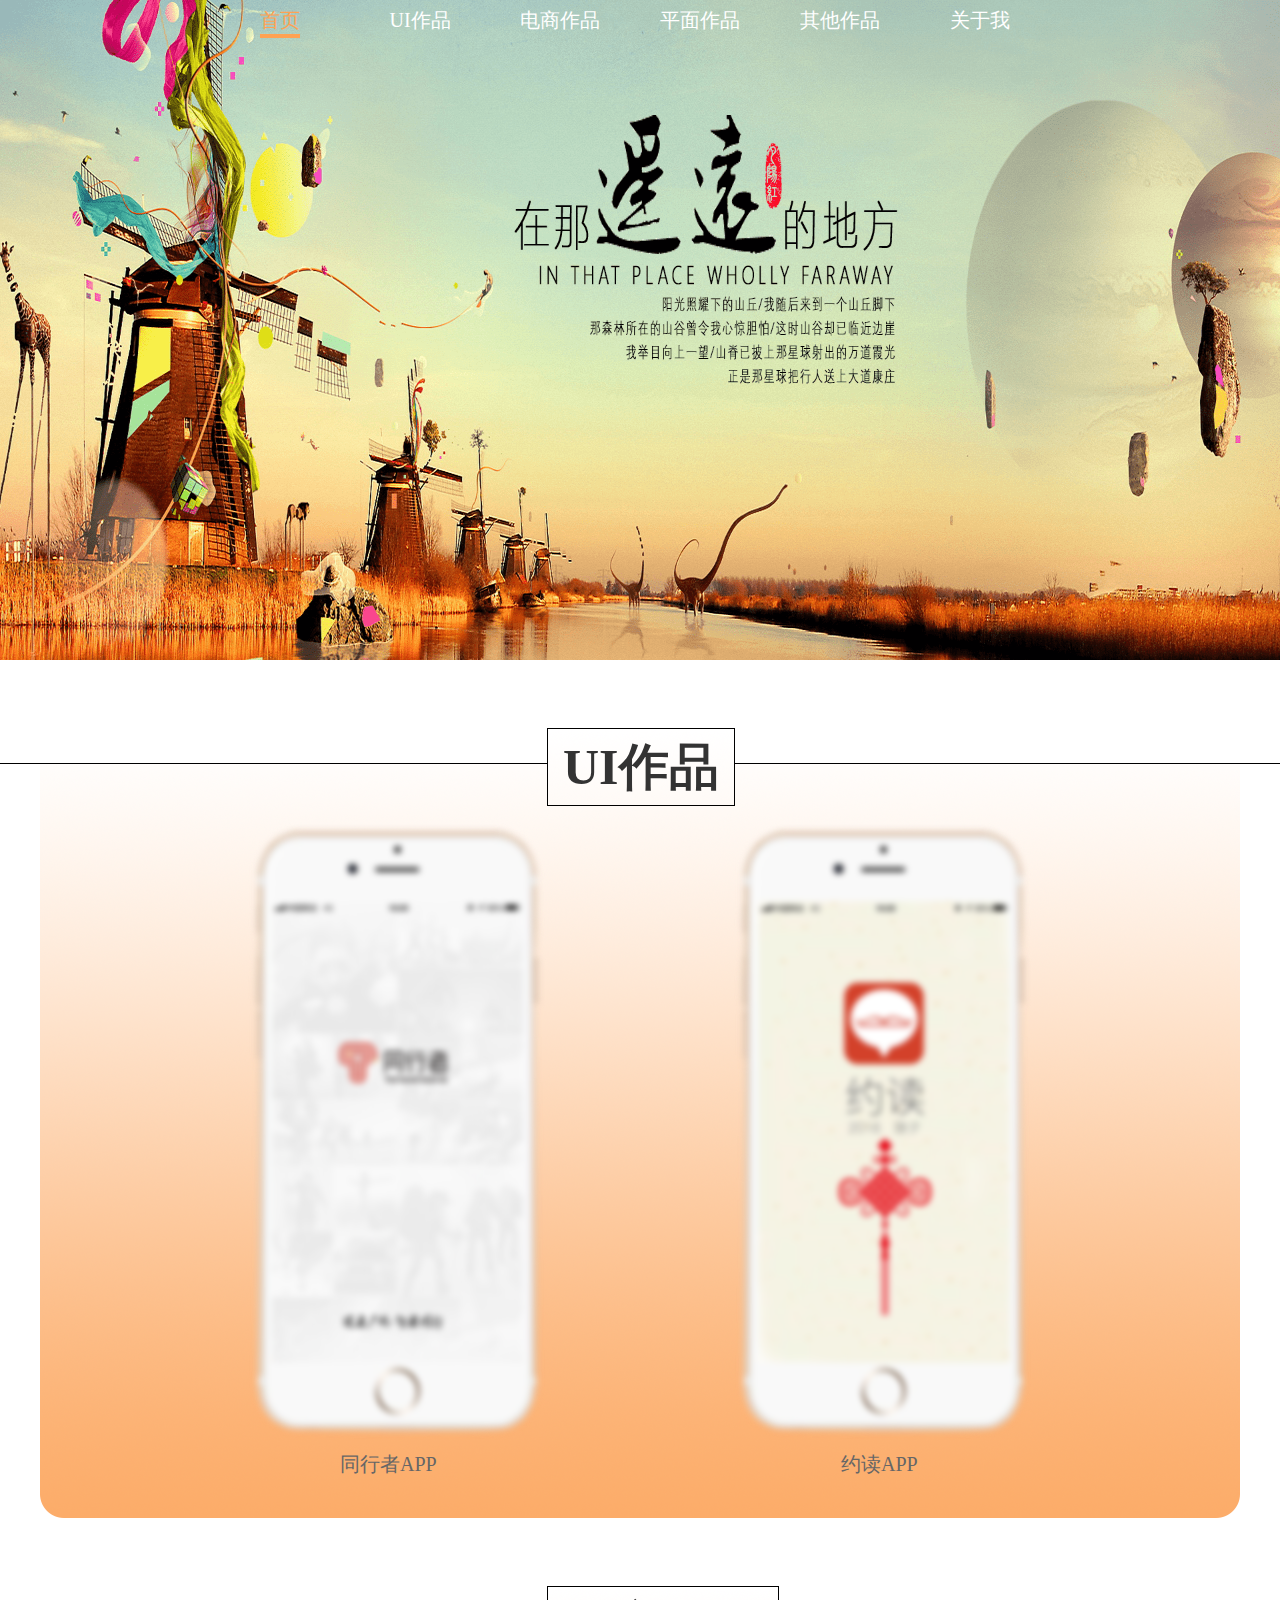
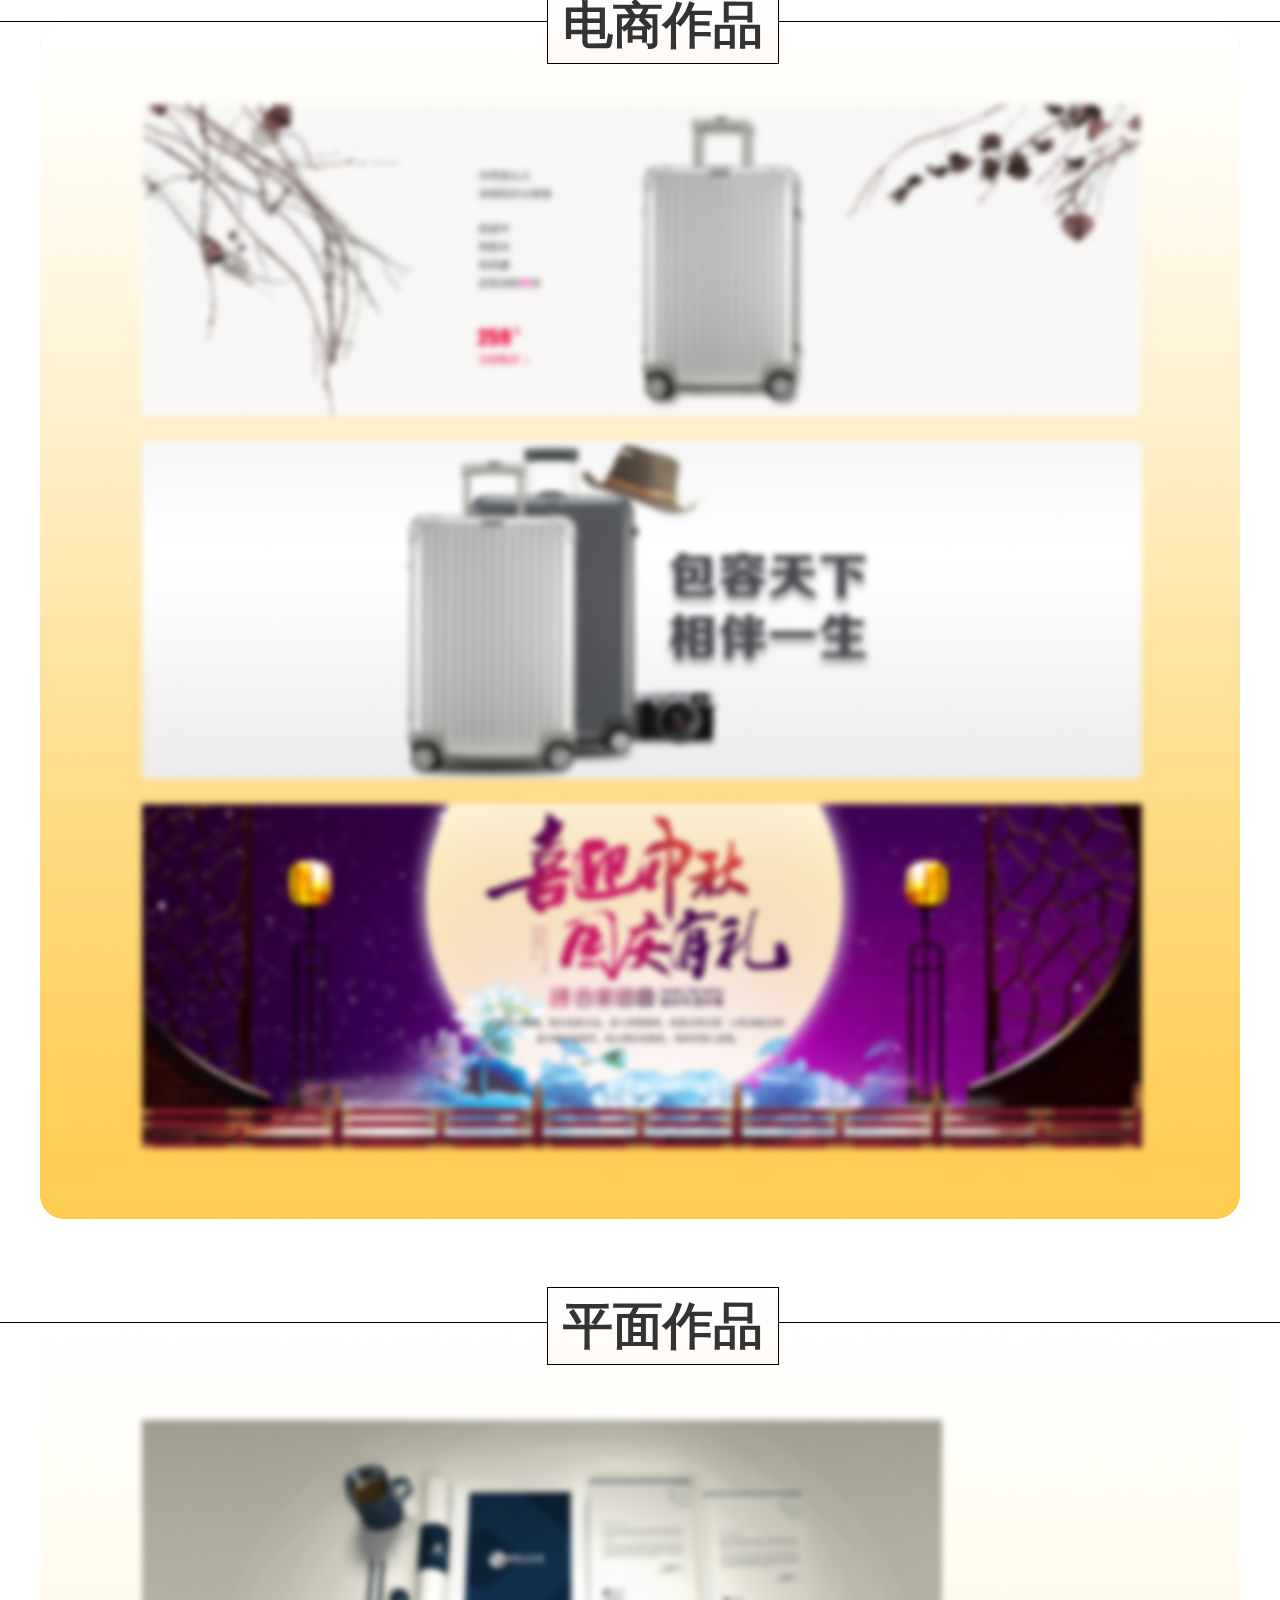
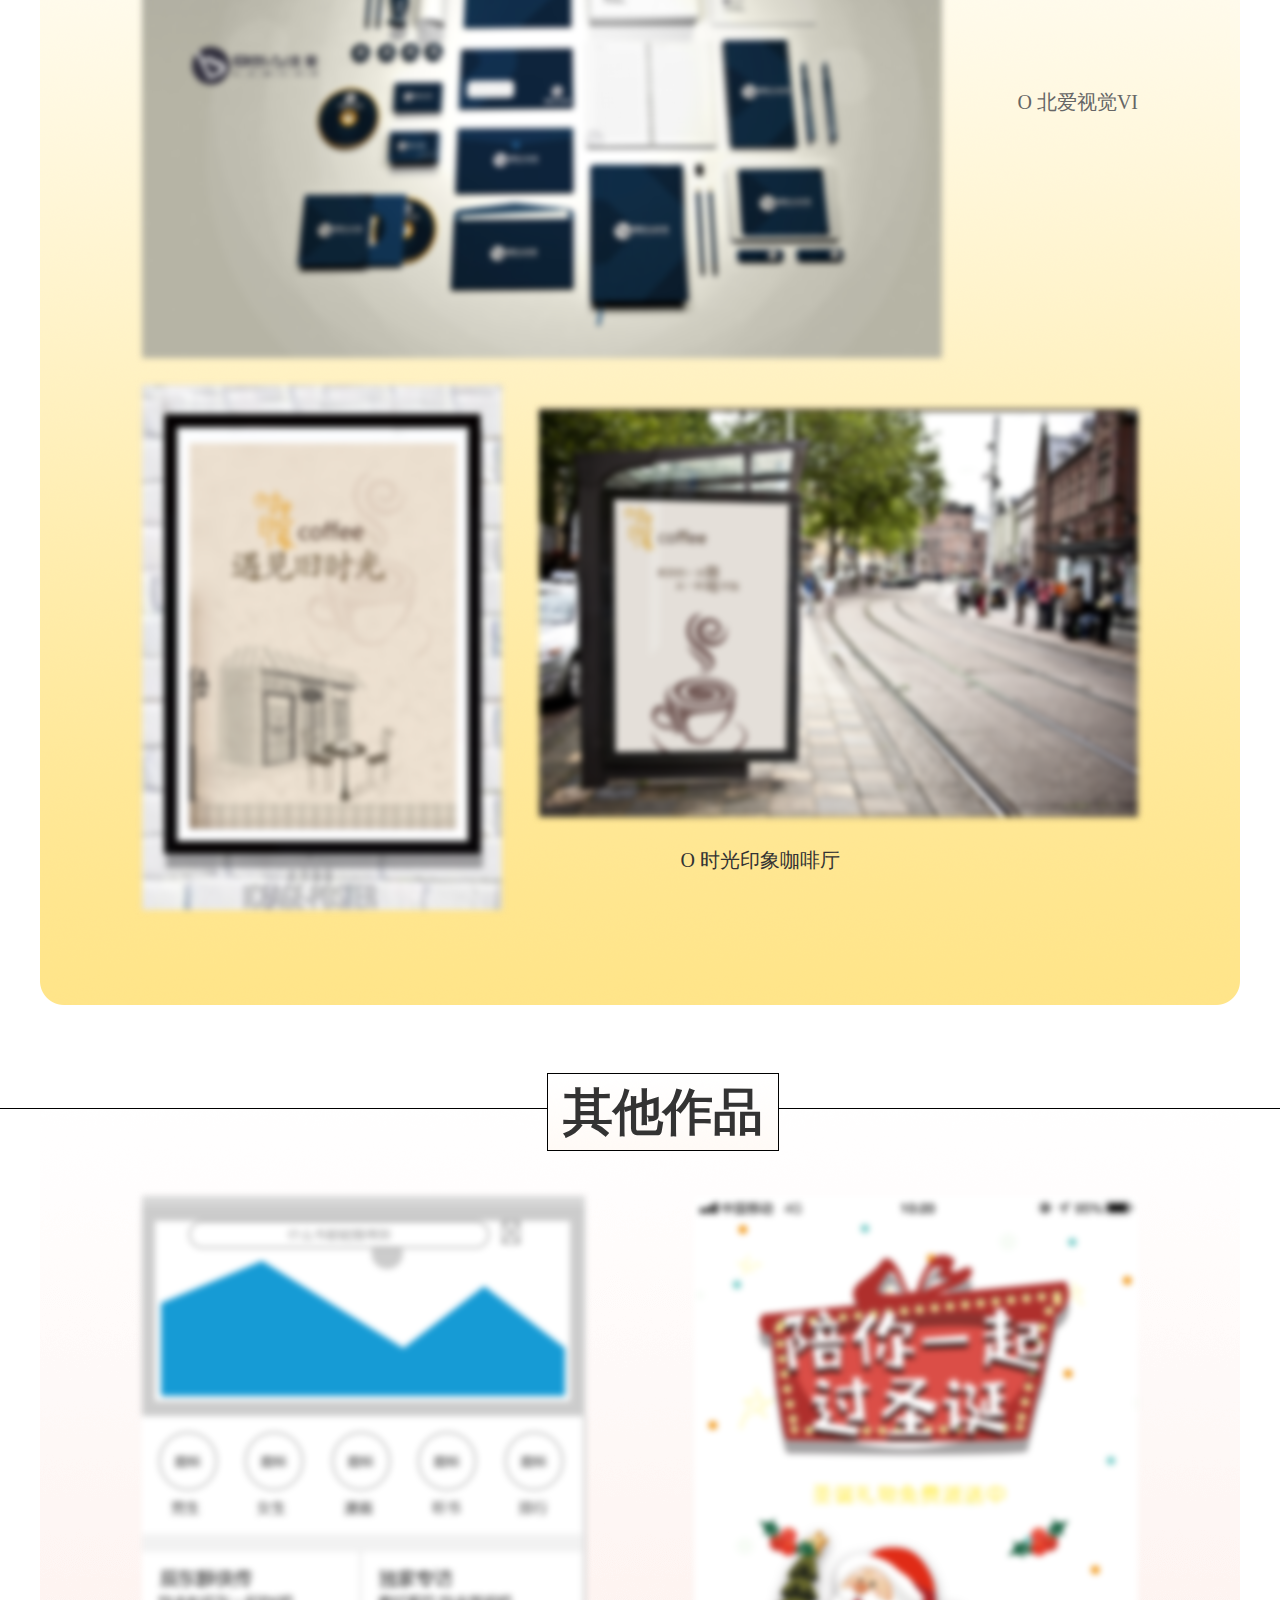
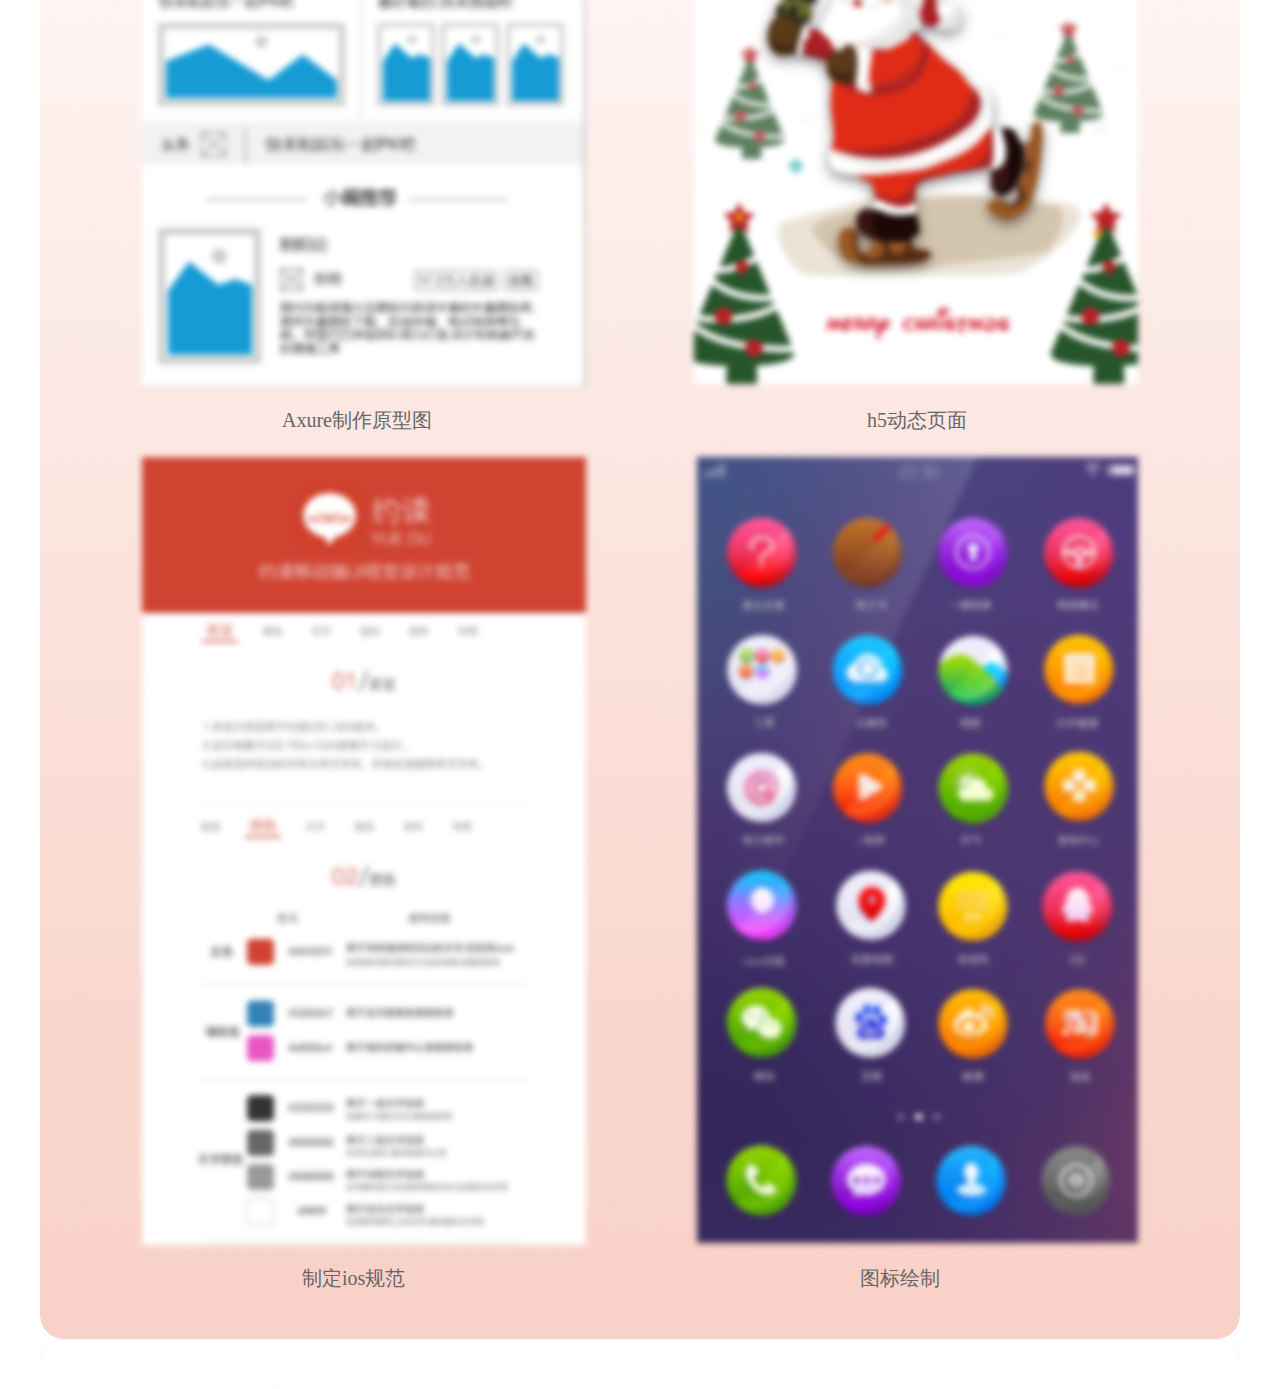
<file: index.html>
<!DOCTYPE html>
<html>

<head>
    <link rel="shortcut icon" href="favicon.ico" type="image/x-icon">
    <meta charset="utf-8">
    <meta name="viewport" content="width=device-width, initial-scale=1.0, user-scalable=no">
    <meta http-equiv="X-UA-Compatible" content="IE=edge">
    <meta name="keywords" content="界面设计,交互设计,动效设计,APP 界面设计,UI 设计,UI 作品集,冯小叶">
    <meta name="description" content="冯小叶的个人UI作品集，职业 UI 设计师。">
    <title>首页_UI作品集</title>
    <link rel="stylesheet" type="text/css" href="css/style.css">
</head>

<body>
    <!-- 导航 -->
    <header id="index_header">
        <ul id="backImg">
            <li class="background01"></li>
            <li class="background02"></li>
        </ul>

        <nav>
            <ul>
                <li><a href="index.html" class="open"><span>首页</span></a></li>
                <li><a href="ydapp.html">UI作品</a></li>
                <li><a href="demo1.html">电商作品</a></li>
                <li><a href="pingmian.html">平面作品</a></li>
                <li><a href="axure.html">其他作品</a></li>
                <li><a href="guanyuwo.html">关于我</a></li>
            </ul>
        </nav>

    </header>
    <!-- 导航结束 -->

    <h1 class="display">首页-UI全作品</h1>
    <!-- UI作品 -->
    <div class="bd-top">
    </div>
    <section id="ui_demo">
        <h2>UI作品</h2>
        <div>
            <div id="app1">
                <img src="images/txz_app.png" alt="同行者" class="blur3" onmouseover="mOver(this)" onmouseout="mOut(this)">
            </div>
            <div id="app2">
                <img src="images/yd_app.png" alt="约读" class="blur3" onmouseover="mOver(this)" onmouseout="mOut(this)">
            </div>
            <div class="span_text">
                <span class="span1">同行者APP</span>
                <span class="span2">约读APP</span>
            </div>
        </div>
    </section>
    <!-- end UI作品 -->
    <!-- 电商作品 -->
    <div class="bd-top">
    </div>
    <section id="ds_demo">
        <h2>电商作品</h2>
        <div id="wenyi">
            <img src="images/wenyi.png" alt="文艺" class="blur3" onmouseover="mOver(this)" onmouseout="mOut(this)">
        </div>
        <div class="diangshang">
            <img src="images/shangwu.png" alt="商务" class="blur3" onmouseover="mOver(this)" onmouseout="mOut(this)">
        </div>
        <div class="diangshang">
            <img src="images/zhongqiu.png" alt="中秋" class="blur3" onmouseover="mOver(this)" onmouseout="mOut(this)">
        </div>
    </section>
    <!-- end 电商作品 -->
    <!-- 平面作品 -->
    <div class="bd-top">
    </div>
    <section id="pm_demo">
        <h2>平面作品</h2>
        <div id="beiai">
            <img src="images/beiai.png" alt="北爱" class="blur3" onmouseover="mOver(this)" onmouseout="mOut(this)">
            <span>&Omicron;&nbsp;北爱视觉VI</span>
        </div>
        <div class="xiabu">
            <img src="images/haibao.png" id="haibao" alt="海报" class="blur3" onmouseover="mOver(this)" onmouseout="mOut(this)">
            <img src="images/bus.png" id="bus" alt="站台" class="blur3" onmouseover="mOver(this)" onmouseout="mOut(this)">
        </div>
        <text id="shiguang">&Omicron;&nbsp;时光印象咖啡厅</text>
    </section>
    <!-- end 平面作品 -->
    <!-- 其他作品 -->
    <div class="bd-top">
    </div>
    <section id="qt_demo">
        <h2>其他作品</h2>
        <div class="qt_shang">
            <div><img src="images/yuanxingtu.png" alt="Axure制作原型图" class="blur3" onmouseover="mOver(this)" onmouseout="mOut(this)">
                <img src="images/h5.png" alt="h5动态页面" class="blur3" onmouseover="mOver(this)" onmouseout="mOut(this)" id="html5"></div>
            <div class="qt_wenzi">
                <span id="yxt_wenzi">Axure制作原型图</span>
                <span id="h5_wenzi">h5动态页面</span>
            </div>
            <div class="qt_xia">
                <img src="images/guifang.png" alt="制定ios规范" class="blur3" onmouseover="mOver(this)" onmouseout="mOut(this)">
                <img src="images/icon.png" alt="图标绘制" class="blur3" onmouseover="mOver(this)" onmouseout="mOut(this)" id="ico">
            </div>
            <div class="qt_wenzi">
                <span id="gf_wenzi">制定ios规范</span>
                <span id="icon_wenzi">图标绘制</span>
            </div>
        </div>
    </section>
    <!-- end 其他作品 -->
</body>
<script src="http://code.jquery.com/jquery-2.2.4.js" integrity="sha256-iT6Q9iMJYuQiMWNd9lDyBUStIq/8PuOW33aOqmvFpqI=" crossorigin="anonymous"></script>
<script src="js/main.js" type="text/javascript"></script>
<!-- Global site tag (gtag.js) - Google Analytics -->
<script async src="https://www.googletagmanager.com/gtag/js?id=UA-112022353-1"></script>
<script>
  window.dataLayer = window.dataLayer || [];
  function gtag(){dataLayer.push(arguments);}
  gtag('js', new Date());

  gtag('config', 'UA-112022353-1');
</script>
</html>
</file>
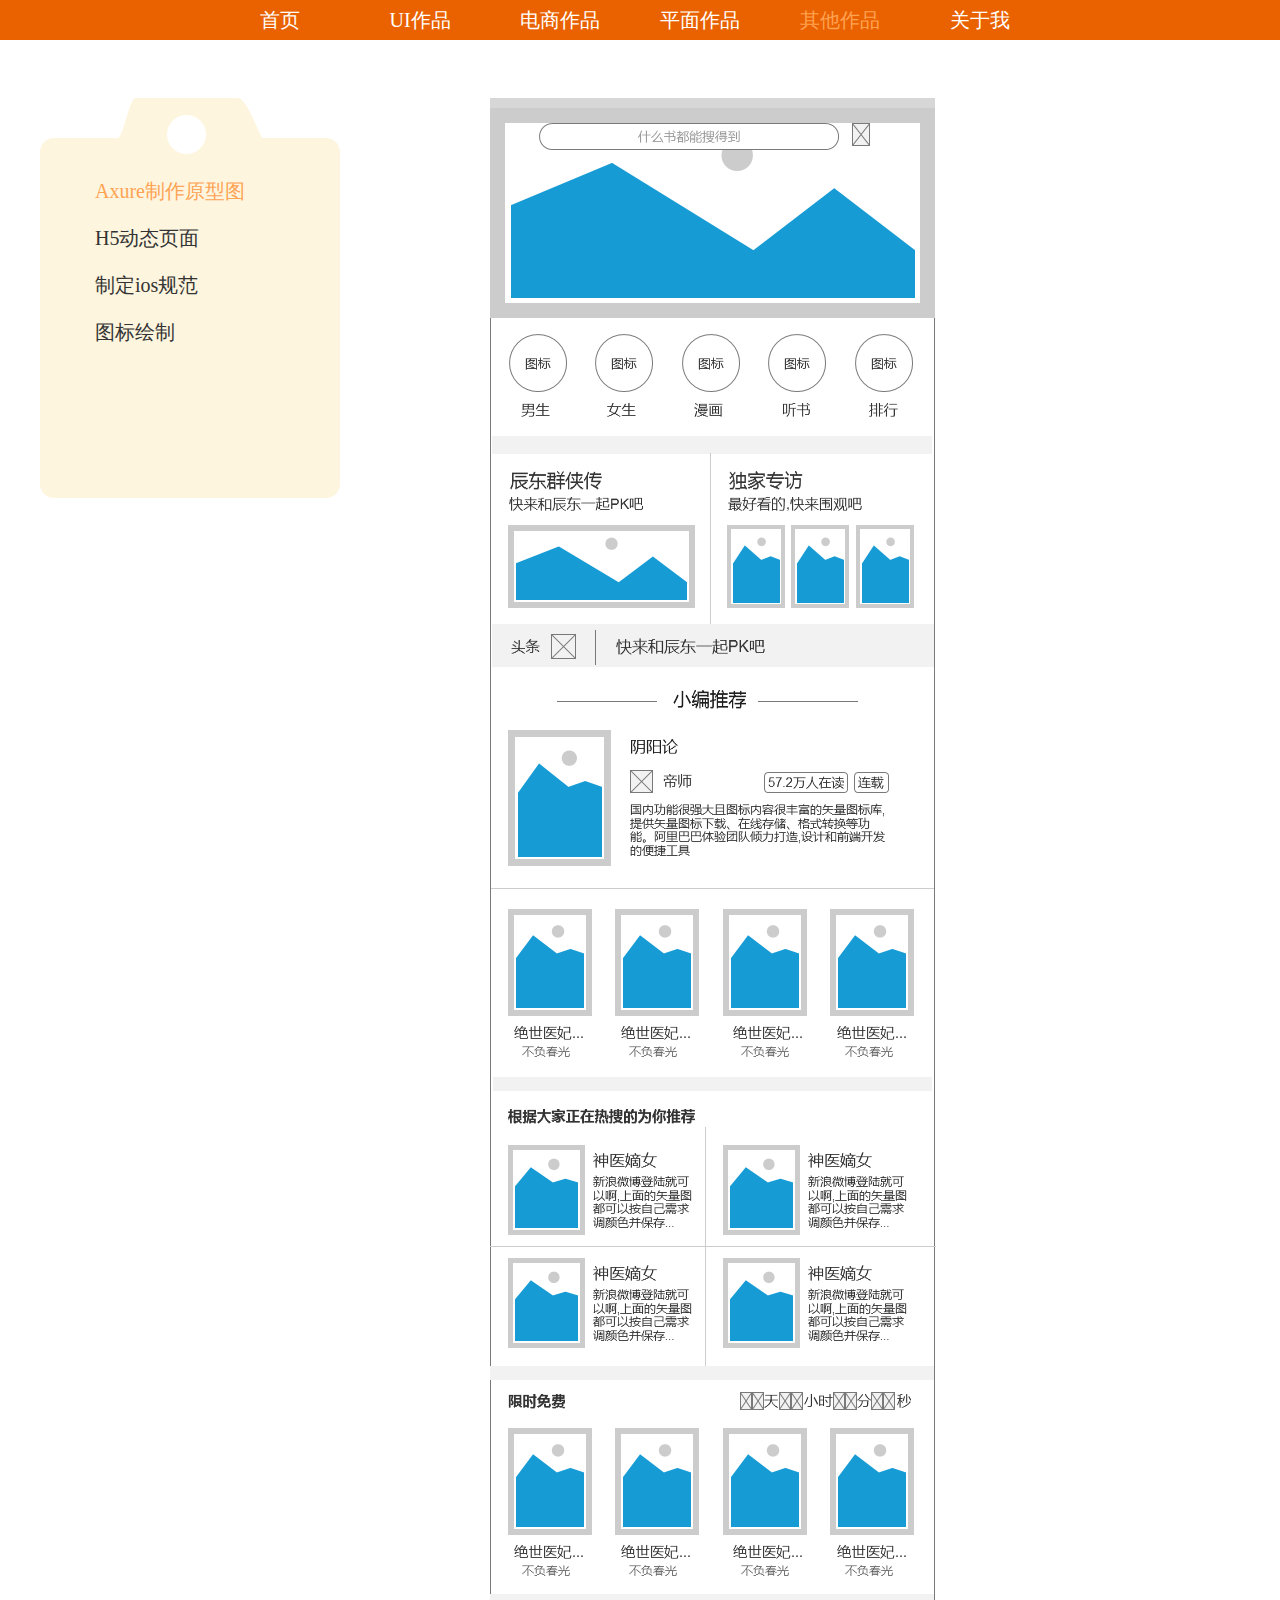
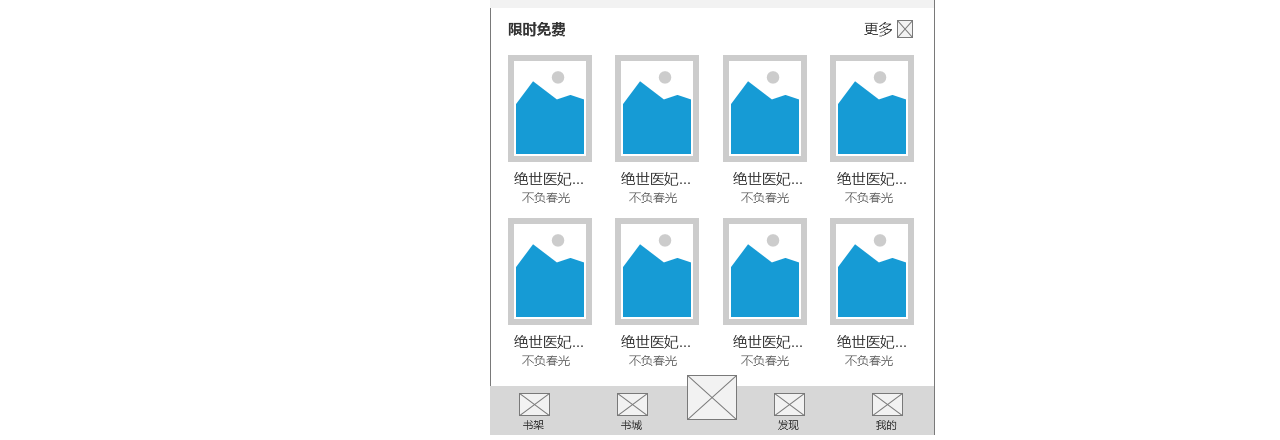
<file: axure.html>
<!DOCTYPE html>
<html>

<head>
    <link rel="shortcut icon" href="favicon.ico" type="image/x-icon">
    <meta charset="utf-8">
    <meta name="viewport" content="width=device-width, initial-scale=1.0, user-scalable=no">
    <meta http-equiv="X-UA-Compatible" content="IE=edge">
    <meta name="keywords" content="界面设计,交互设计,动效设计,APP 界面设计,UI 设计,UI 作品集,冯小叶">
    <meta name="description" content="冯小叶的个人UI作品集，职业 UI 设计师。">
    <title>其它作品_UI作品集</title>
    <link rel="stylesheet" type="text/css" href="css/style.css">
</head>

<body>
    <!-- 导航 -->
    <div id="navdiv">
        <nav>
            <ul>
                <li><a href="index.html">首页</a></li>
                <li><a href="ydapp.html">UI作品</a></li>
                <li><a href="demo1.html">电商作品</a></li>
                <li><a href="pingmian.html"><span>平面作品</a></li>
                <li><a href="axure.html" class="open">其他作品</span></a></li>
                <li><a href="guanyuwo.html">关于我</a></li>
            </ul>
        </nav>
    </div>
    <!-- 导航结束 -->
    <main id="demo_main">
        <aside id="left_aside">
            <div class="m_top70">
            </div>

            <p><a href="axure.html" class="top">Axure制作原型图</a></p>
            <p><a href="h5.html">H5动态页面</a></p>
            <p><a href="ios.html">制定ios规范</a></p>
            <p><a href="tubiao.html">图标绘制</a></p>
        </aside>

        <section class="qita">
            <img src="images/原型图.png" alt="Axure制作原型图">
        </section>
    </main>
    <!-- Global site tag (gtag.js) - Google Analytics -->
    <script async src="https://www.googletagmanager.com/gtag/js?id=UA-112022353-1"></script>
    <script>
      window.dataLayer = window.dataLayer || [];
      function gtag(){dataLayer.push(arguments);}
      gtag('js', new Date());

      gtag('config', 'UA-112022353-1');
    </script>
</body>

</html>
</file>
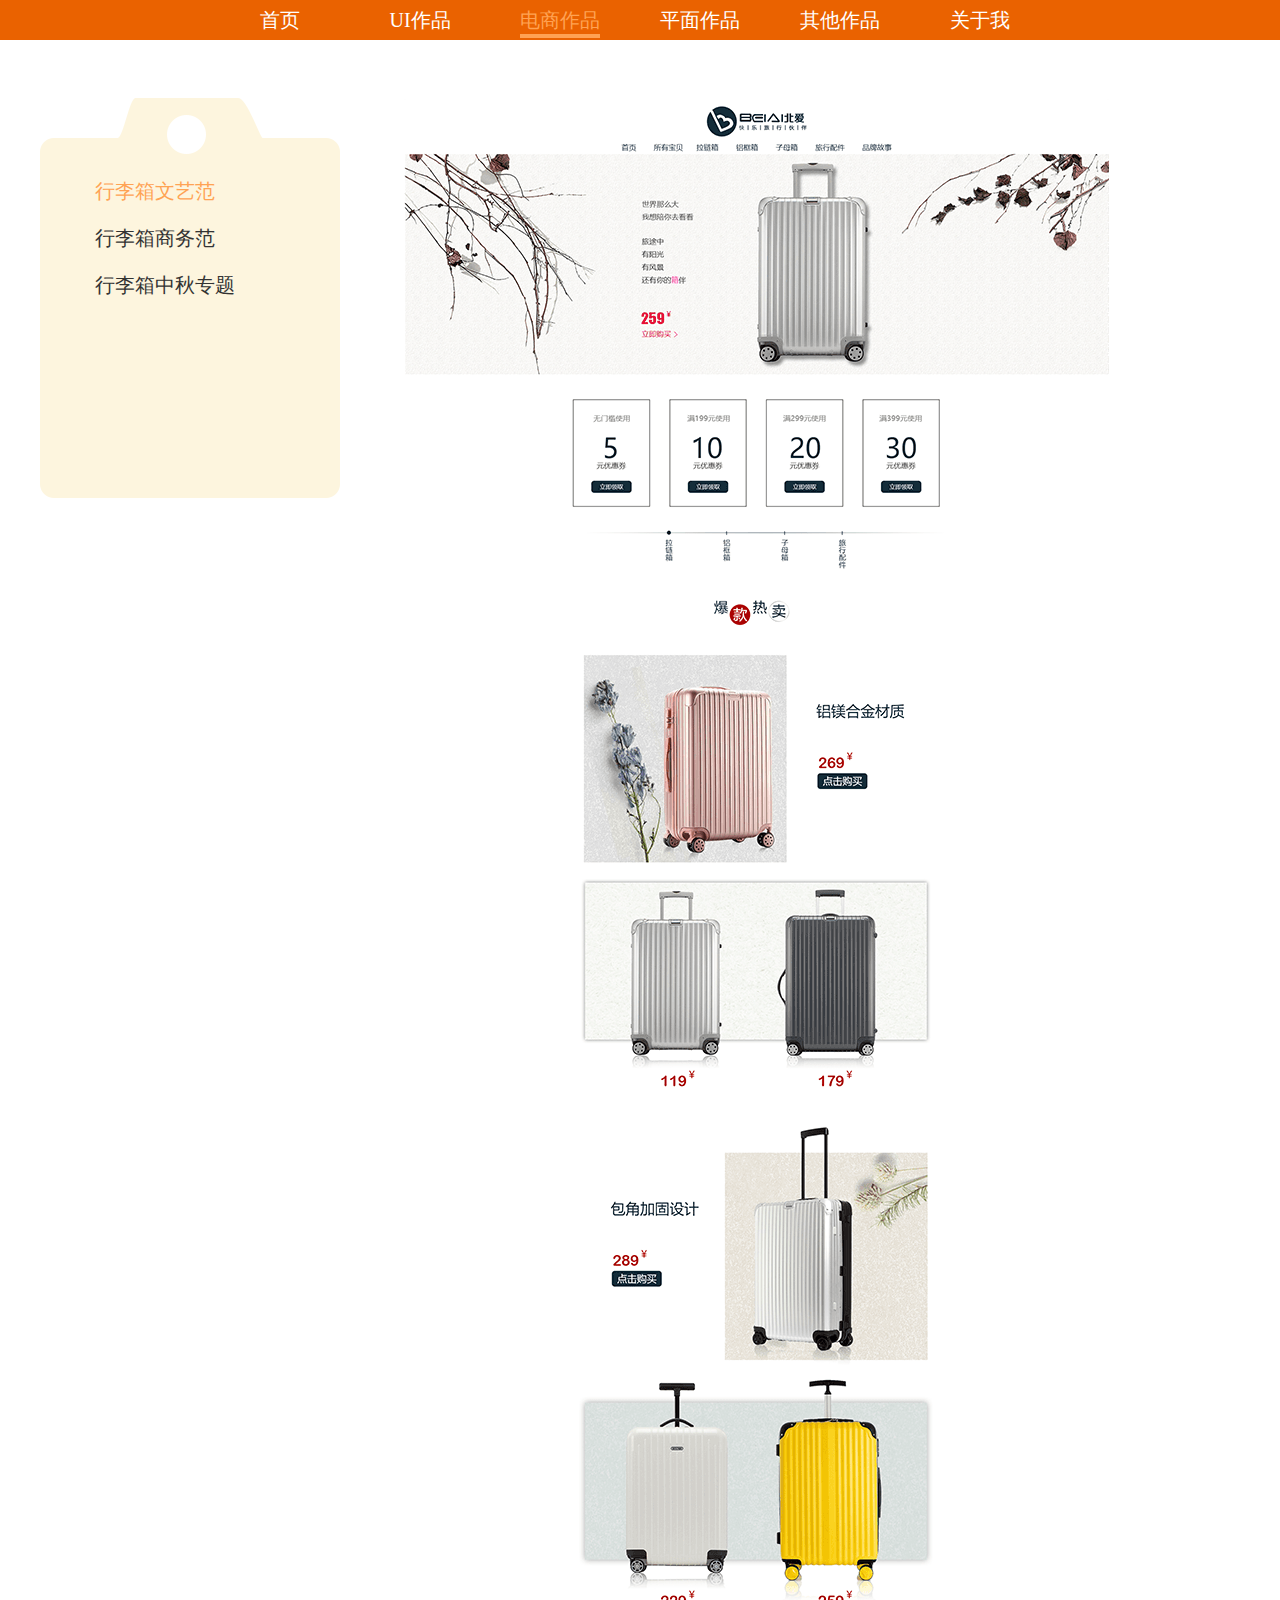
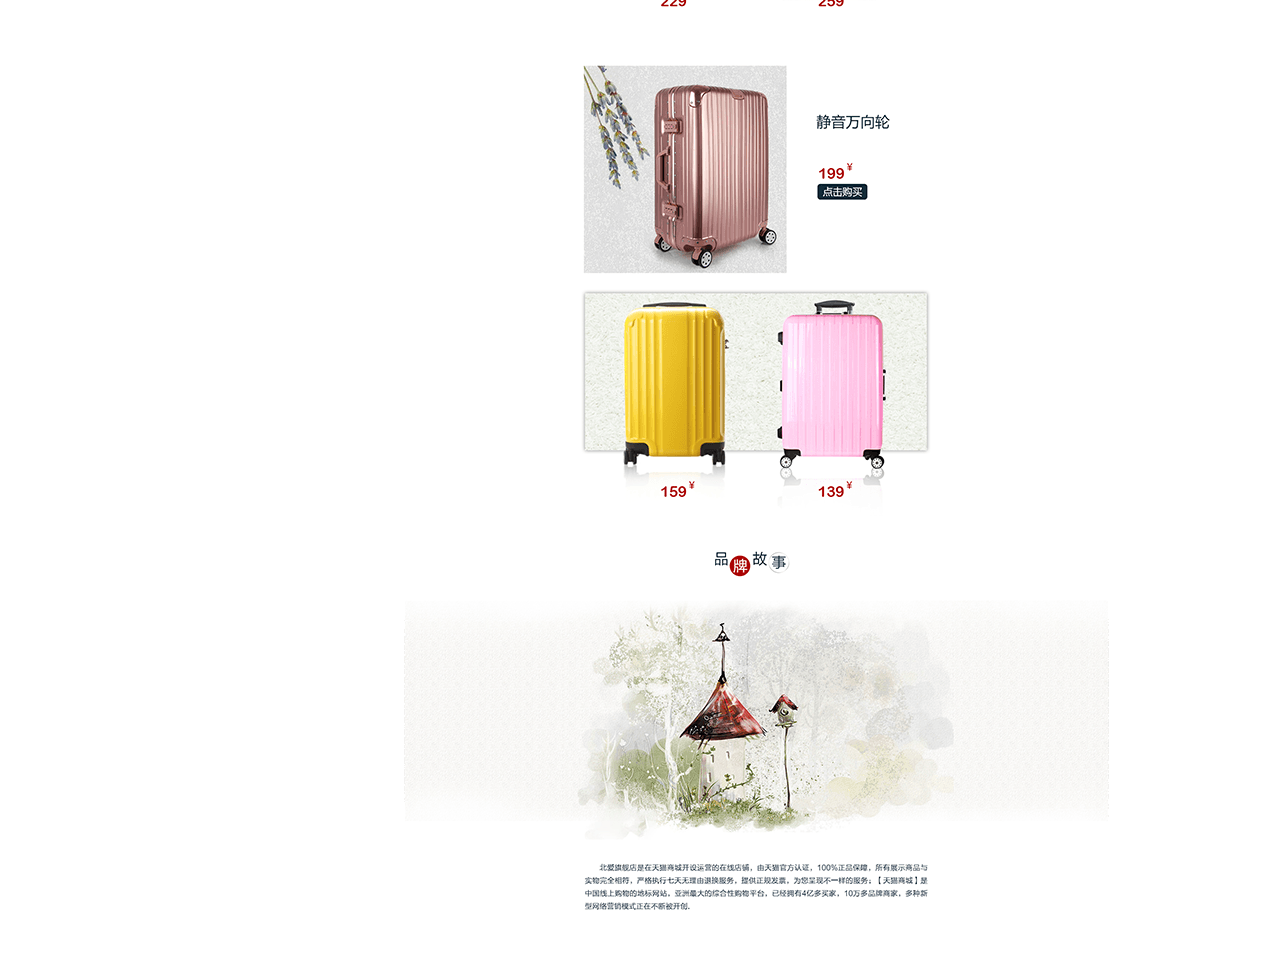
<file: demo1.html>
<!DOCTYPE html>
<html>

<head>
    <link rel="shortcut icon" href="favicon.ico" type="image/x-icon">
    <meta charset="utf-8">
    <meta name="viewport" content="width=device-width, initial-scale=1.0, user-scalable=no">
    <meta http-equiv="X-UA-Compatible" content="IE=edge">
    <meta name="keywords" content="界面设计,交互设计,动效设计,APP 界面设计,UI 设计,UI 作品集,冯小叶">
    <meta name="description" content="冯小叶的个人UI作品集，职业 UI 设计师。">
    <title>电商作品_UI作品集</title>
    <link rel="stylesheet" type="text/css" href="css/style.css">
</head>

<body>
    <!-- 导航 -->
    <div id="navdiv">
        <nav>
            <ul>
                <li><a href="index.html">首页</a></li>
                <li><a href="ydapp.html">UI作品</a></li>
                <li><a href="demo1.html" class="open"><span>电商作品</span></a></li>
                <li><a href="pingmian.html">平面作品</a></li>
                <li><a href="axure.html">其他作品</a></li>
                <li><a href="guanyuwo.html">关于我</a></li>
            </ul>
        </nav>
    </div>
    <!-- 导航结束 -->
    <main id="demo_main">
        <aside id="left_aside">
            <div class="m_top70">
            </div>

            <p><a href="demo1.html" class="top">行李箱文艺范</a></p>
            <p><a href="demo2.html">行李箱商务范</a></p>
            <p><a href="demo3.html">行李箱中秋专题</a></p>
        </aside>

        <section id="right_content">
            <img src="images/文艺范.png" alt="行李箱文艺范">
        </section>
    </main>
    <!-- Global site tag (gtag.js) - Google Analytics -->
    <script async src="https://www.googletagmanager.com/gtag/js?id=UA-112022353-1"></script>
    <script>
      window.dataLayer = window.dataLayer || [];
      function gtag(){dataLayer.push(arguments);}
      gtag('js', new Date());

      gtag('config', 'UA-112022353-1');
    </script>
</body>

</html>
</file>
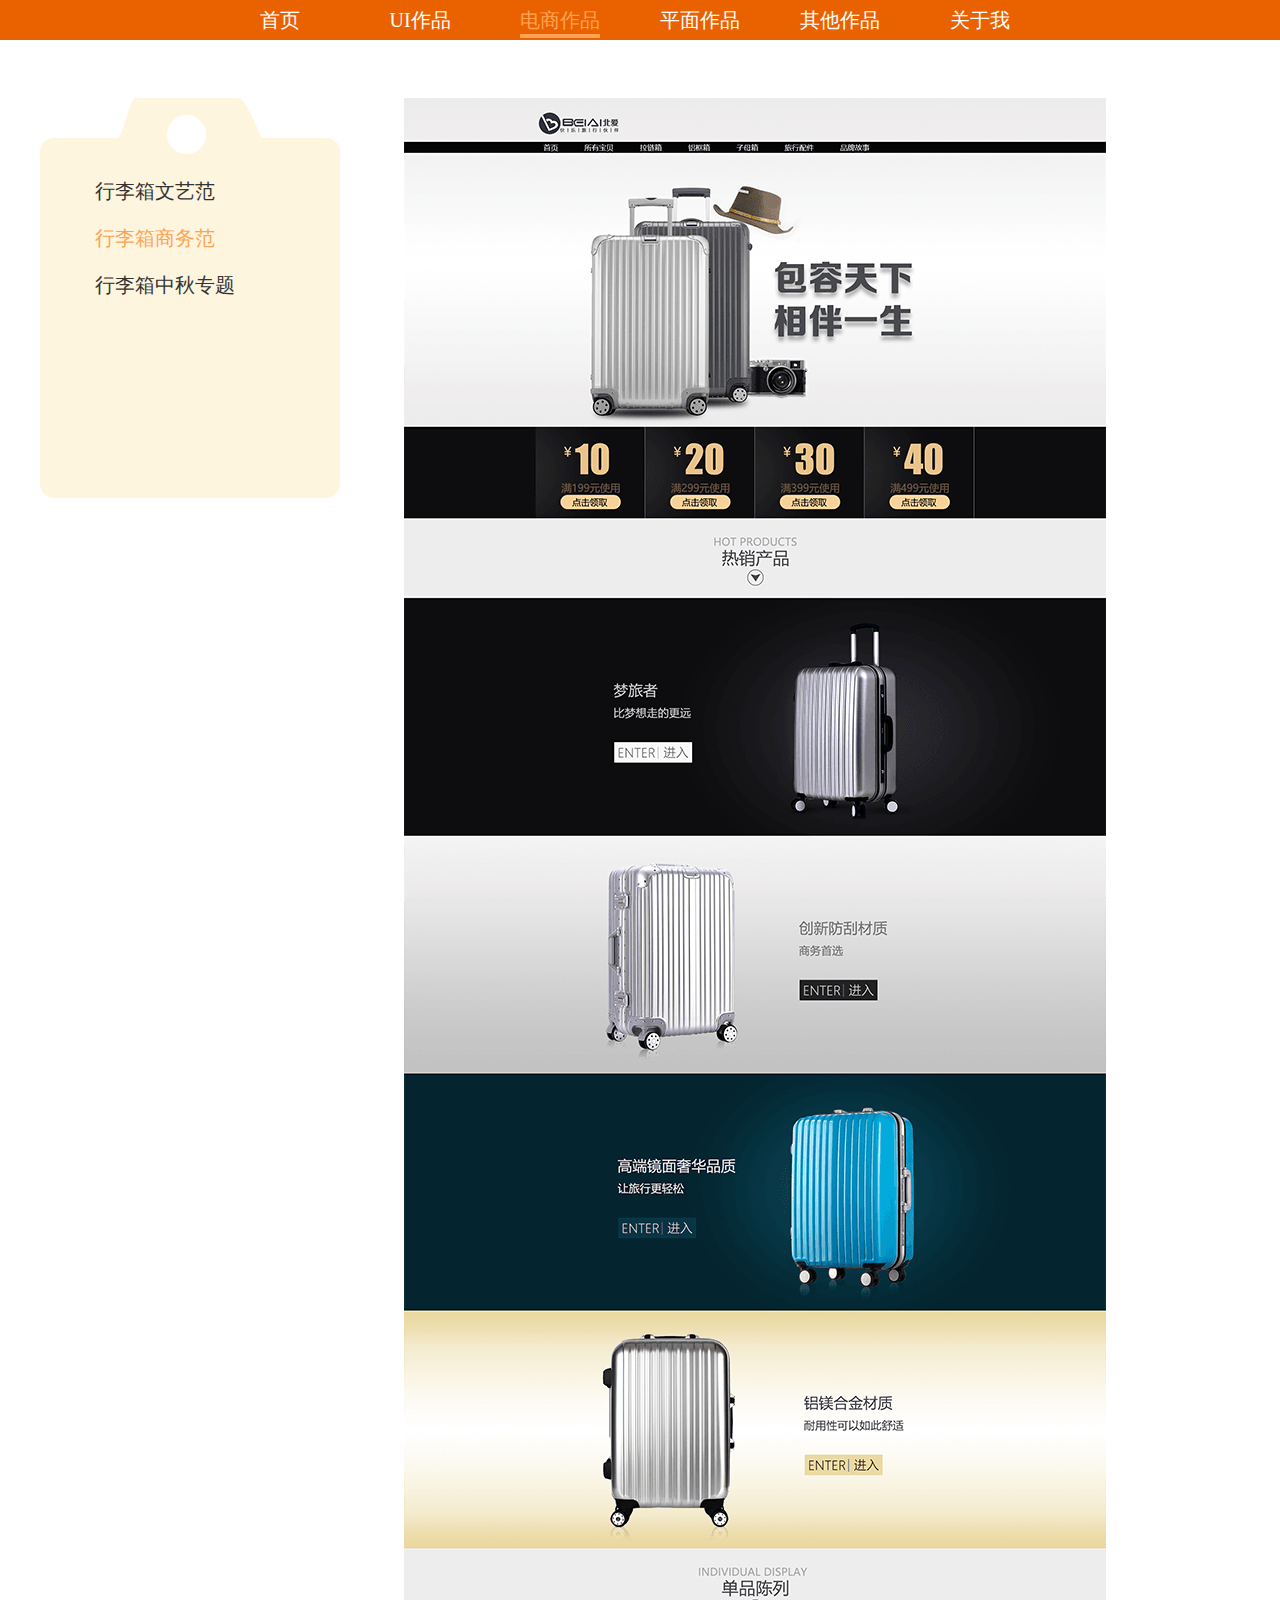
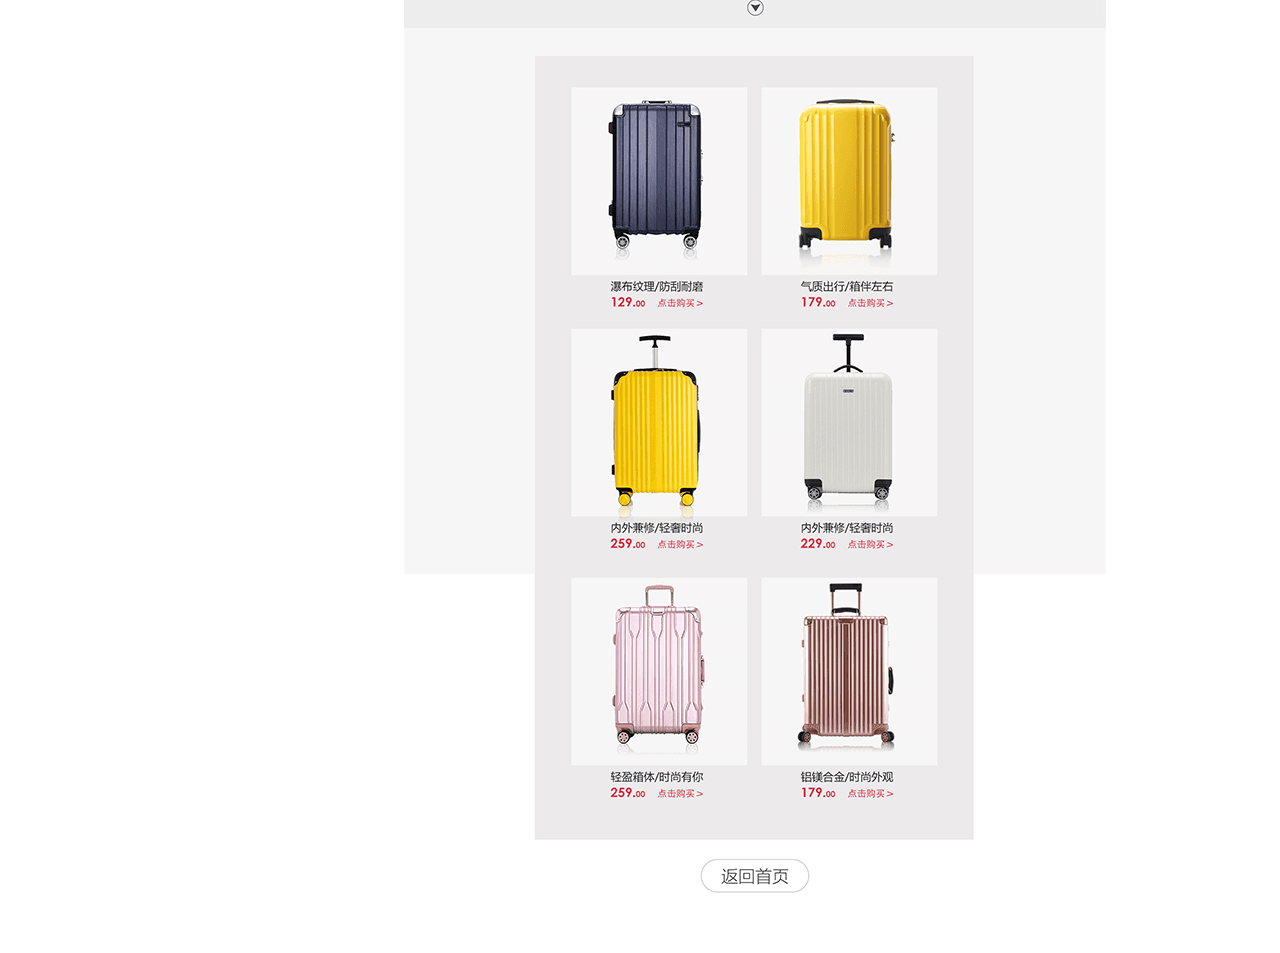
<file: demo2.html>
<!DOCTYPE html>
<html>

<head>
    <link rel="shortcut icon" href="favicon.ico" type="image/x-icon">
    <meta charset="utf-8">
    <meta name="viewport" content="width=device-width, initial-scale=1.0, user-scalable=no">
    <meta http-equiv="X-UA-Compatible" content="IE=edge">
    <meta name="keywords" content="界面设计,交互设计,动效设计,APP 界面设计,UI 设计,UI 作品集,冯小叶">
    <meta name="description" content="冯小叶的个人UI作品集，职业 UI 设计师。">
    <title>电商作品_UI作品集</title>
    <link rel="stylesheet" type="text/css" href="css/style.css">
</head>

<body>
    <!-- 导航 -->
    <div id="navdiv">
        <nav>
            <ul>
                <li><a href="index.html">首页</a></li>
                <li><a href="ydapp.html">UI作品</a></li>
                <li><a href="demo1.html" class="open"><span>电商作品</span></a></li>
                <li><a href="pingmian.html">平面作品</a></li>
                <li><a href="axure.html">其他作品</a></li>
                <li><a href="guanyuwo.html">关于我</a></li>
            </ul>
        </nav>
    </div>
    <!-- 导航结束 -->
    <main id="demo_main">
        <aside id="left_aside">
            <div class="m_top70">
            </div>

            <p><a href="demo1.html">行李箱文艺范</a></p>
            <p><a href="demo2.html" class="top">行李箱商务范</a></p>
            <p><a href="demo3.html">行李箱中秋专题</a></p>
        </aside>

        <section id="right_content">
            <img src="images/商务范.png" alt="行李箱商务范">
        </section>
    </main>
    <!-- Global site tag (gtag.js) - Google Analytics -->
    <script async src="https://www.googletagmanager.com/gtag/js?id=UA-112022353-1"></script>
    <script>
      window.dataLayer = window.dataLayer || [];
      function gtag(){dataLayer.push(arguments);}
      gtag('js', new Date());

      gtag('config', 'UA-112022353-1');
    </script>
</body>

</html>
</file>
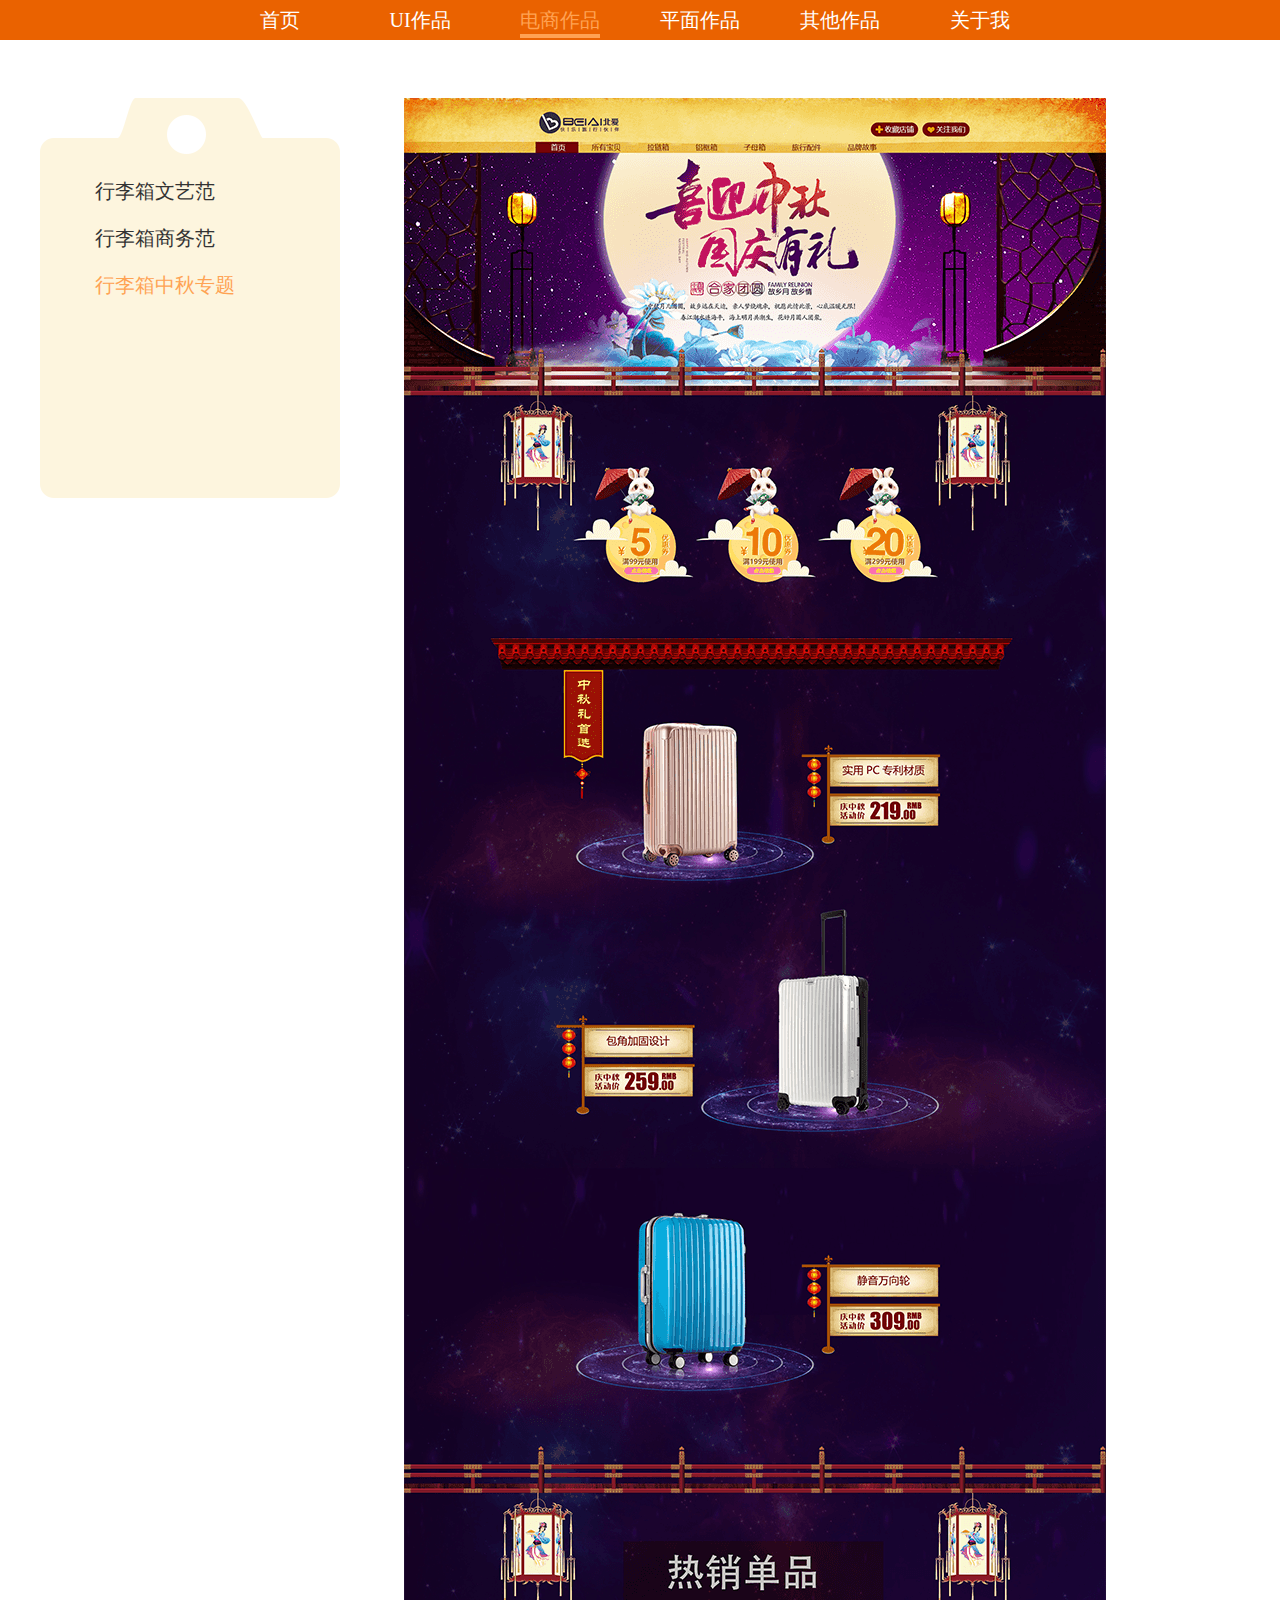
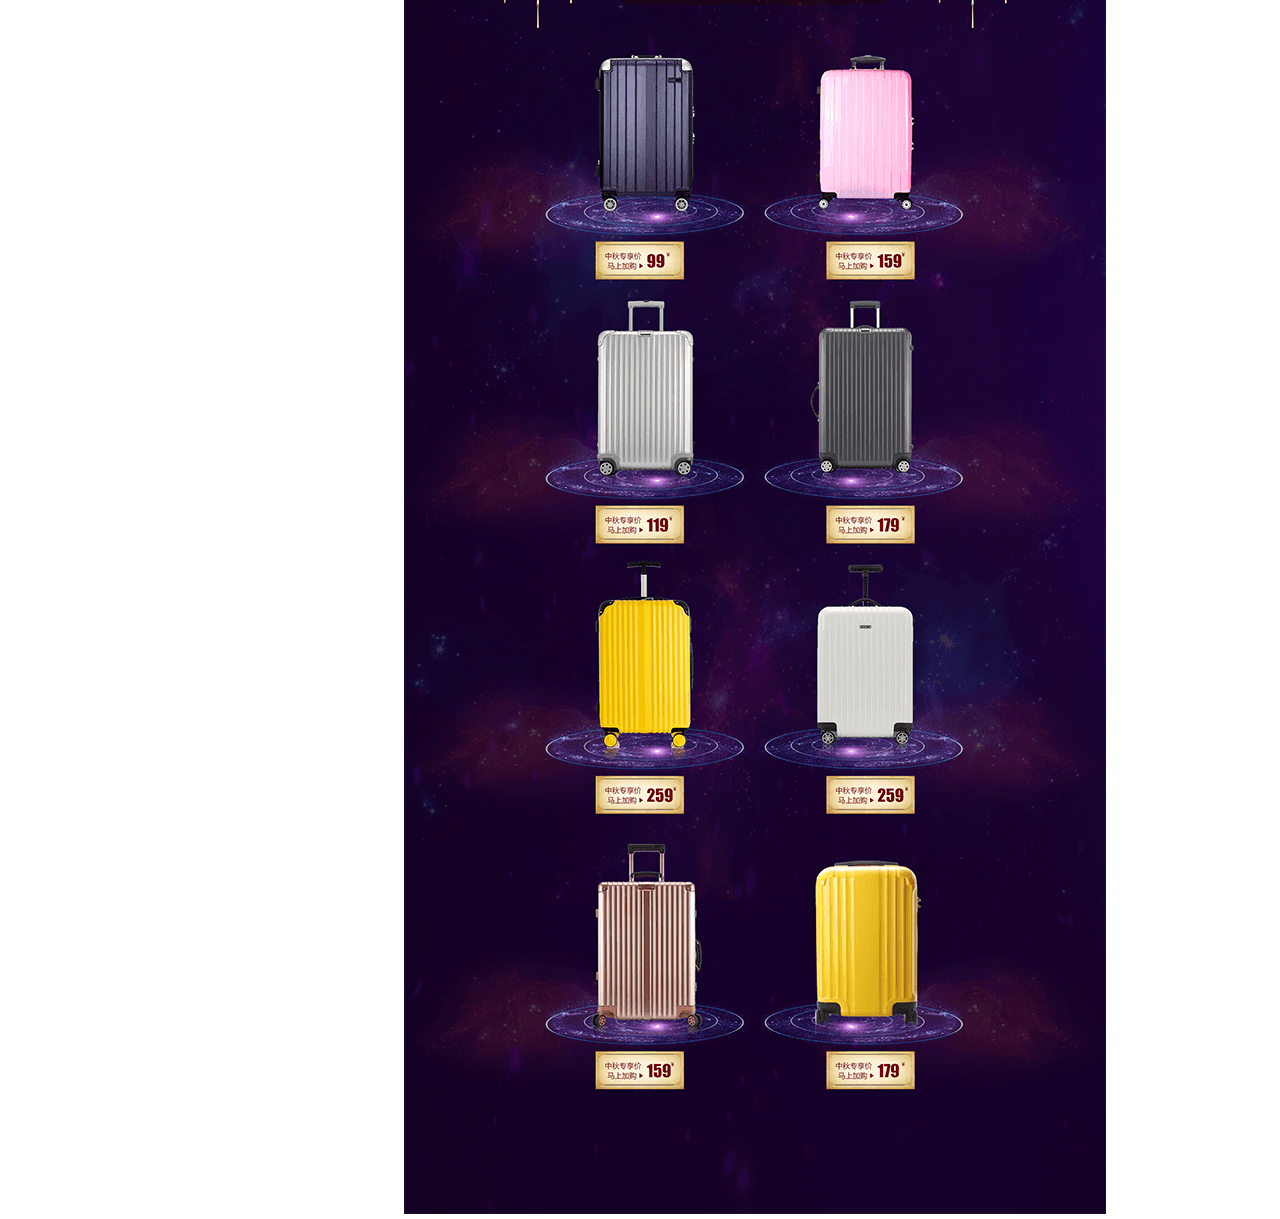
<file: demo3.html>
<!DOCTYPE html>
<html>

<head>
    <link rel="shortcut icon" href="favicon.ico" type="image/x-icon">
    <meta charset="utf-8">
    <meta http-equiv="X-UA-Compatible" content="IE=edge">
    <meta name="keywords" content="界面设计,交互设计,动效设计,APP 界面设计,UI 设计,UI 作品集,冯小叶">
    <meta name="description" content="冯小叶的个人UI作品集，职业 UI 设计师。">
    <title>电商作品_UI作品集</title>
    <link rel="stylesheet" type="text/css" href="css/style.css">
</head>

<body>
    <!-- 导航 -->
    <div id="navdiv">
        <nav>
            <ul>
                <li><a href="index.html">首页</a></li>
                <li><a href="ydapp.html">UI作品</a></li>
                <li><a href="demo1.html" class="open"><span>电商作品</span></a></li>
                <li><a href="pingmian.html">平面作品</a></li>
                <li><a href="axure.html">其他作品</a></li>
                <li><a href="guanyuwo.html">关于我</a></li>
            </ul>
        </nav>
    </div>
    <!-- 导航结束 -->
    <main id="demo_main">
        <aside id="left_aside">
            <div class="m_top70">
            </div>
            <p><a href="demo1.html">行李箱文艺范</a></p>
            <p><a href="demo2.html">行李箱商务范</a></p>
            <p><a href="demo3.html" class="top">行李箱中秋专题</a></p>
        </aside>
        <section id="right_content">
            <img src="images/中秋.png" alt="行李箱中秋专题">
        </section>
    </main>
    <!-- Global site tag (gtag.js) - Google Analytics -->
    <script async src="https://www.googletagmanager.com/gtag/js?id=UA-112022353-1"></script>
    <script>
      window.dataLayer = window.dataLayer || [];
      function gtag(){dataLayer.push(arguments);}
      gtag('js', new Date());

      gtag('config', 'UA-112022353-1');
    </script>
</body>

</html>
</file>
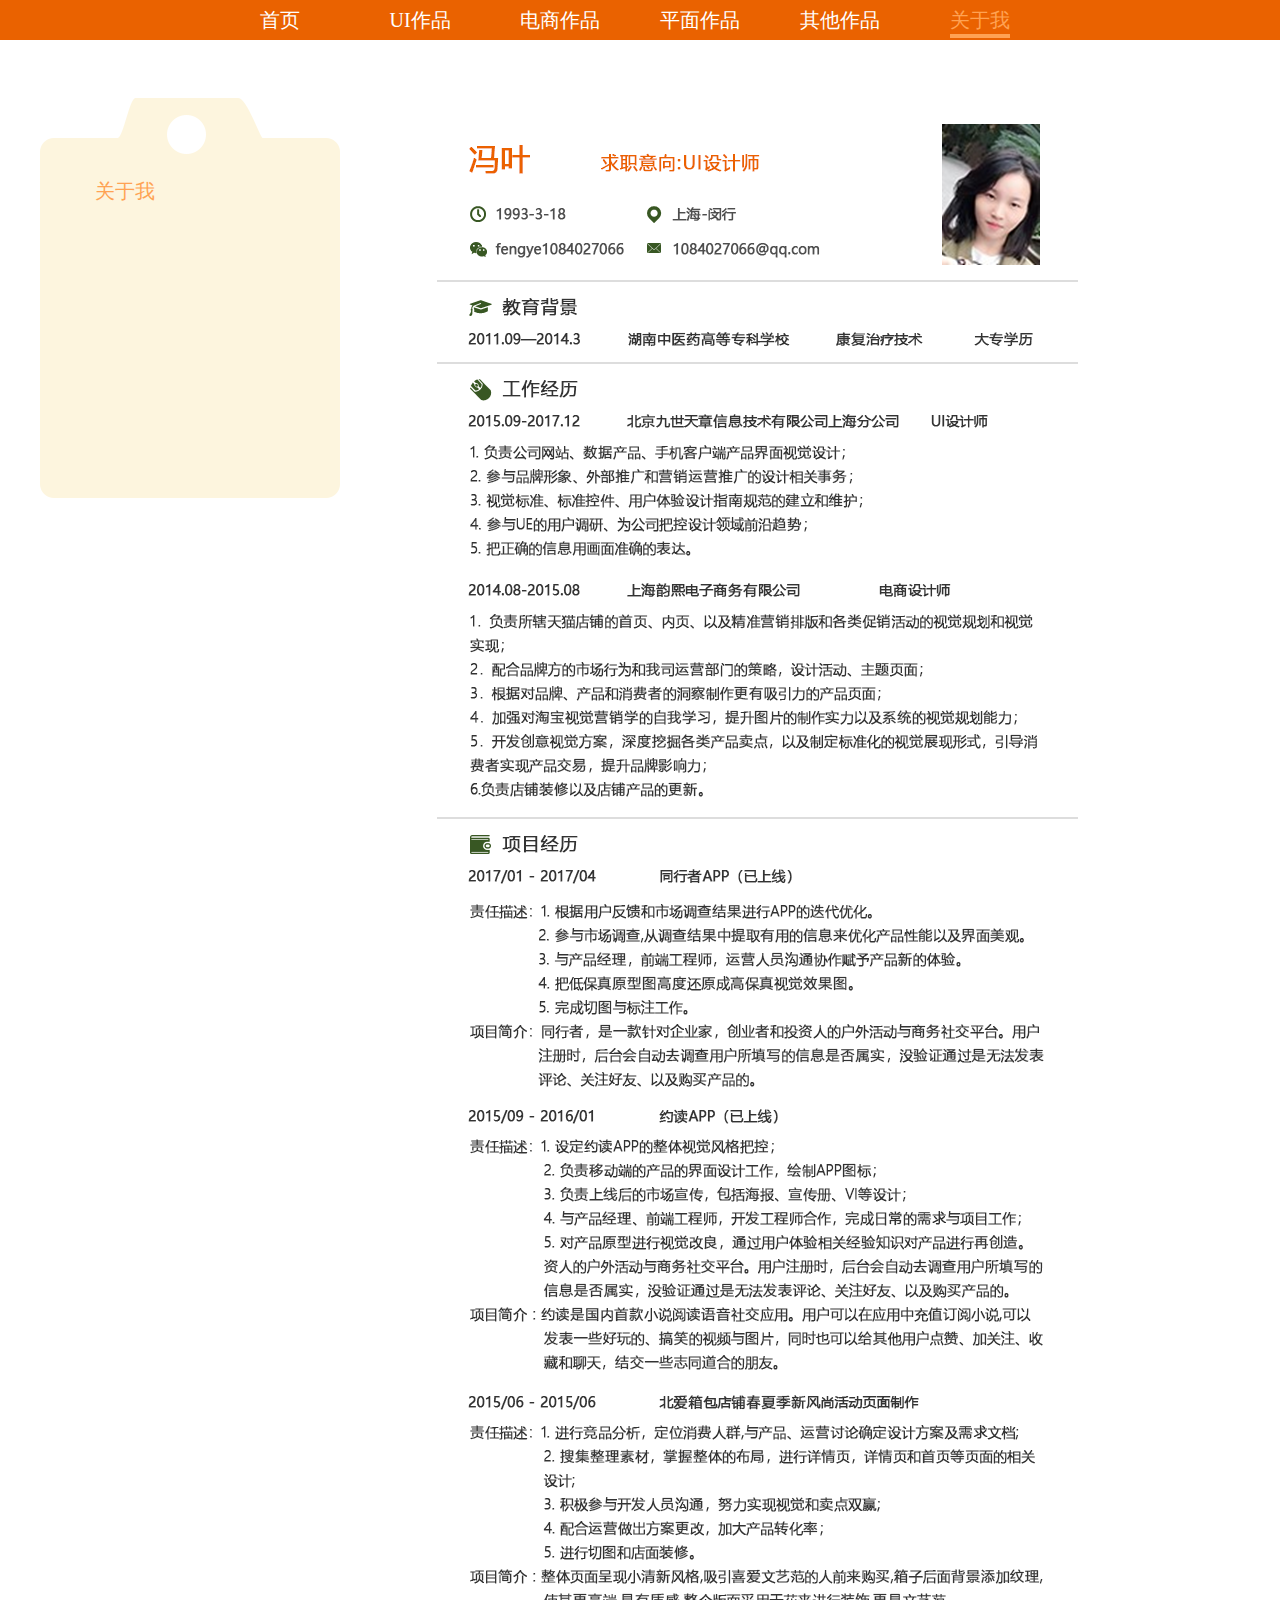
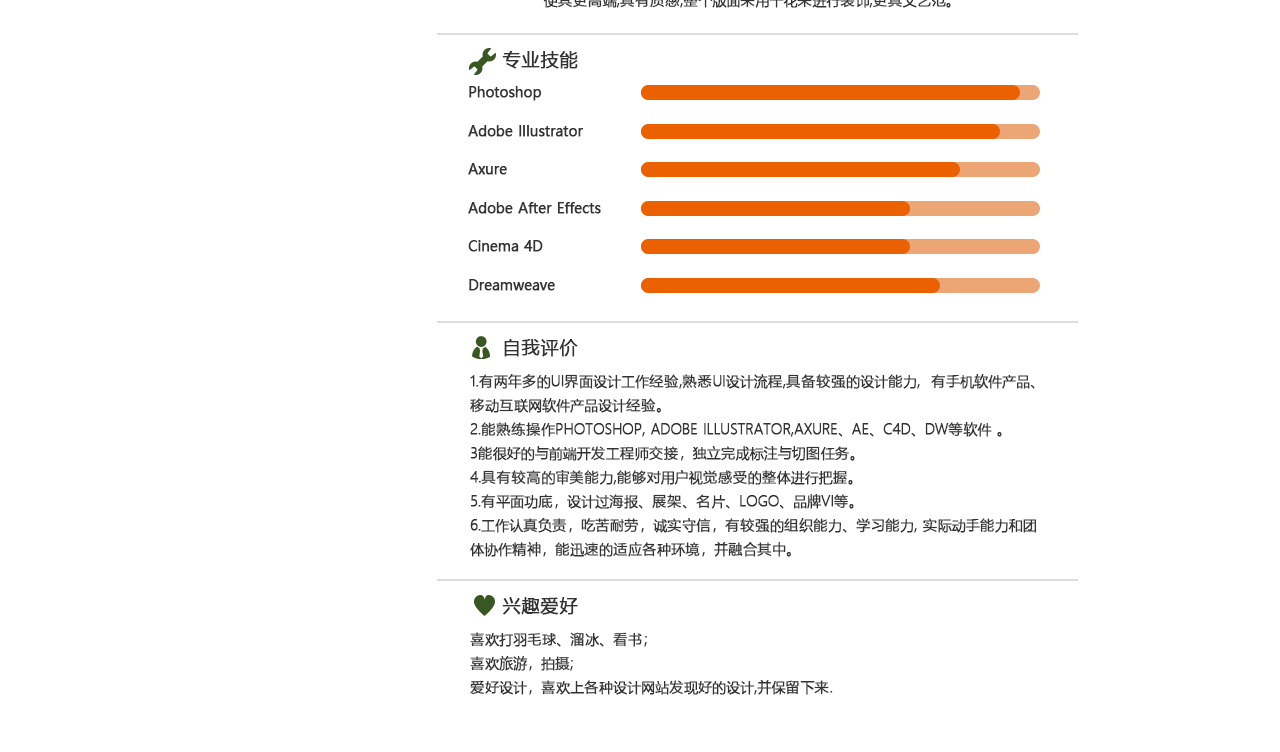
<file: guanyuwo.html>
<!DOCTYPE html>
<html>

<head>
    <link rel="shortcut icon" href="favicon.ico" type="image/x-icon">
    <meta charset="utf-8">
    <meta http-equiv="X-UA-Compatible" content="IE=edge">
    <meta name="keywords" content="界面设计,交互设计,动效设计,APP 界面设计,UI 设计,UI 作品集,冯小叶">
    <meta name="description" content="冯小叶的个人UI作品集，职业 UI 设计师。">
    <title>电商作品_UI作品集</title>
    <link rel="stylesheet" type="text/css" href="css/style.css">
</head>

<body>
    <!-- 导航 -->
    <div id="navdiv">
        <nav>
            <ul>
                <li><a href="index.html">首页</a></li>
                <li><a href="ydapp.html">UI作品</a></li>
                <li><a href="demo1.html">电商作品</a></li>
                <li><a href="pingmian.html">平面作品</a></li>
                <li><a href="axure.html">其他作品</a></li>
                <li><a href="guanyuwo.html" class="open"><span>关于我</span></a></li>
            </ul>
        </nav>
    </div>
    <!-- 导航结束 -->
    <main id="demo_main">
        <aside id="left_aside">
            <div class="m_top70">
            </div>
            <p><a href="guanyuwo.html" class="top">关于我</a></p>
        </aside>
        <section id="right_content">
            <img src="images/我.png" alt="我">
        </section>
    </main>
    <!-- Global site tag (gtag.js) - Google Analytics -->
    <script async src="https://www.googletagmanager.com/gtag/js?id=UA-112022353-1"></script>
    <script>
      window.dataLayer = window.dataLayer || [];
      function gtag(){dataLayer.push(arguments);}
      gtag('js', new Date());

      gtag('config', 'UA-112022353-1');
    </script>
</body>

</html>
</file>
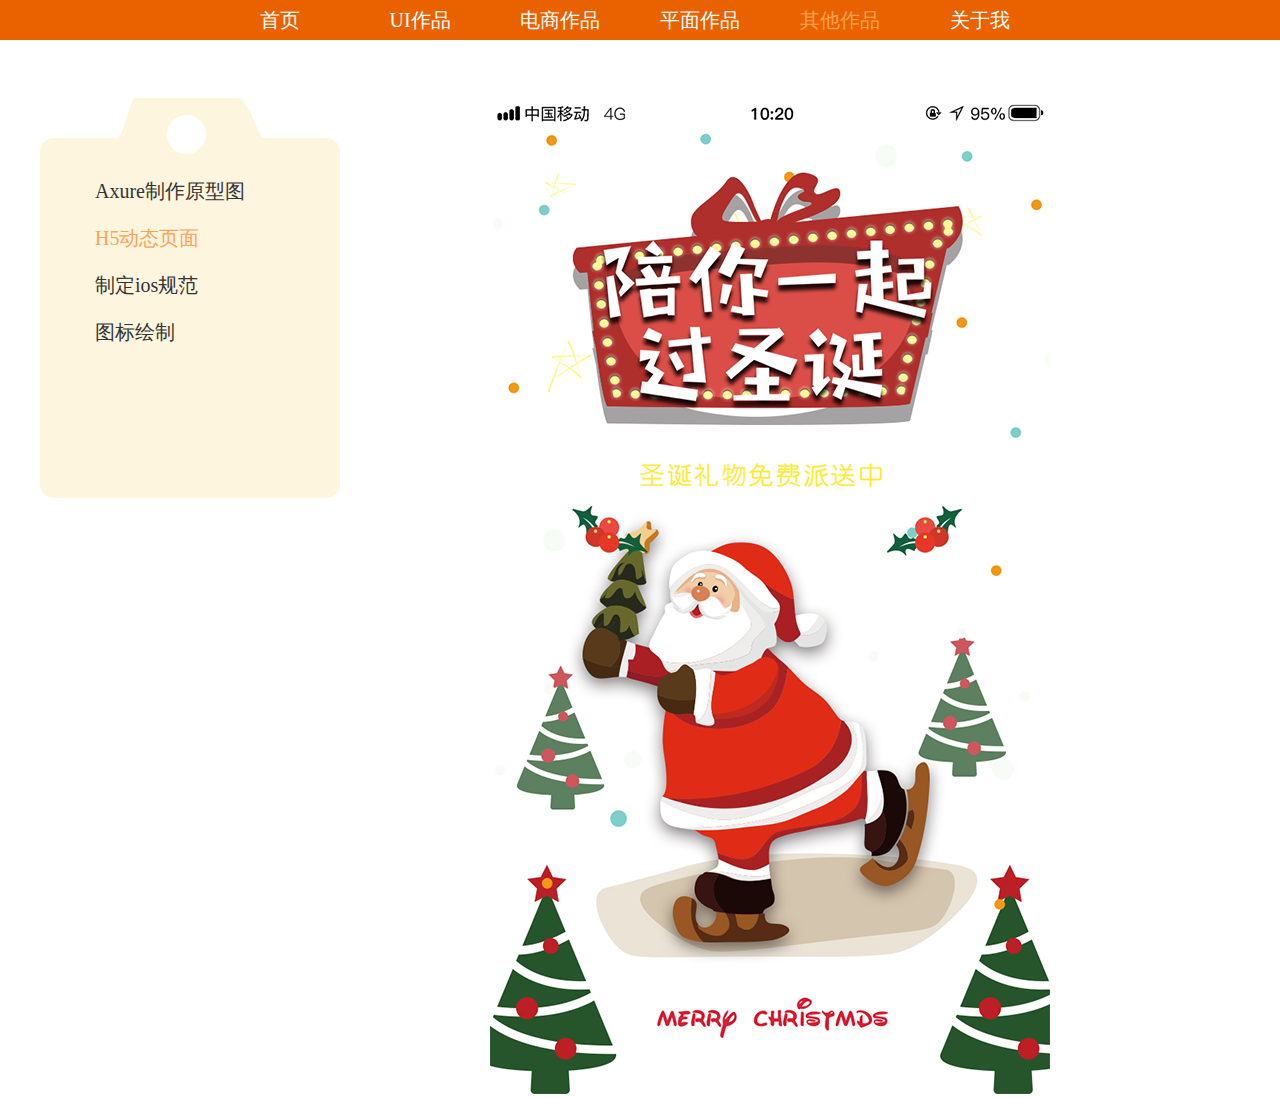
<file: h5.html>
<!DOCTYPE html>
<html>

<head>
    <link rel="shortcut icon" href="favicon.ico" type="image/x-icon">
    <meta charset="utf-8">
    <meta name="viewport" content="width=device-width, initial-scale=1.0, user-scalable=no">
    <meta http-equiv="X-UA-Compatible" content="IE=edge">
    <meta name="keywords" content="HTML 5,图标,原型图,界面设计,交互设计,动效设计,APP 界面设计,UI 设计,UI 作品集,冯小叶">
    <meta name="description" content="冯小叶的个人UI作品集，职业 UI 设计师。">
    <title>其他作品_UI作品集</title>
    <link rel="stylesheet" type="text/css" href="css/style.css">
</head>

<body>
    <!-- 导航 -->
    <div id="navdiv">
        <nav>
            <ul>
                <li><a href="index.html">首页</a></li>
                <li><a href="ydapp.html">UI作品</a></li>
                <li><a href="demo1.html">电商作品</a></li>
                <li><a href="pingmian.html"><span>平面作品</a></li>
                <li><a href="axure.html" class="open">其他作品</span></a></li>
                <li><a href="guanyuwo.html">关于我</a></li>
            </ul>
        </nav>
    </div>
    <!-- 导航结束 -->
    <main id="demo_main">
        <aside id="left_aside">
            <div class="m_top70">
            </div>

            <p><a href="axure.html">Axure制作原型图</a></p>
            <p><a href="h5.html" class="top">H5动态页面</a></p>
            <p><a href="ios.html">制定ios规范</a></p>
            <p><a href="tubiao.html">图标绘制</a></p>
        </aside>

        <section class="qita">
            <img src="images/h5页面.png" alt="H5动态页面">
        </section>
    </main>
    <!-- Global site tag (gtag.js) - Google Analytics -->
    <script async src="https://www.googletagmanager.com/gtag/js?id=UA-112022353-1"></script>
    <script>
      window.dataLayer = window.dataLayer || [];
      function gtag(){dataLayer.push(arguments);}
      gtag('js', new Date());

      gtag('config', 'UA-112022353-1');
    </script>
</body>

</html>
</file>
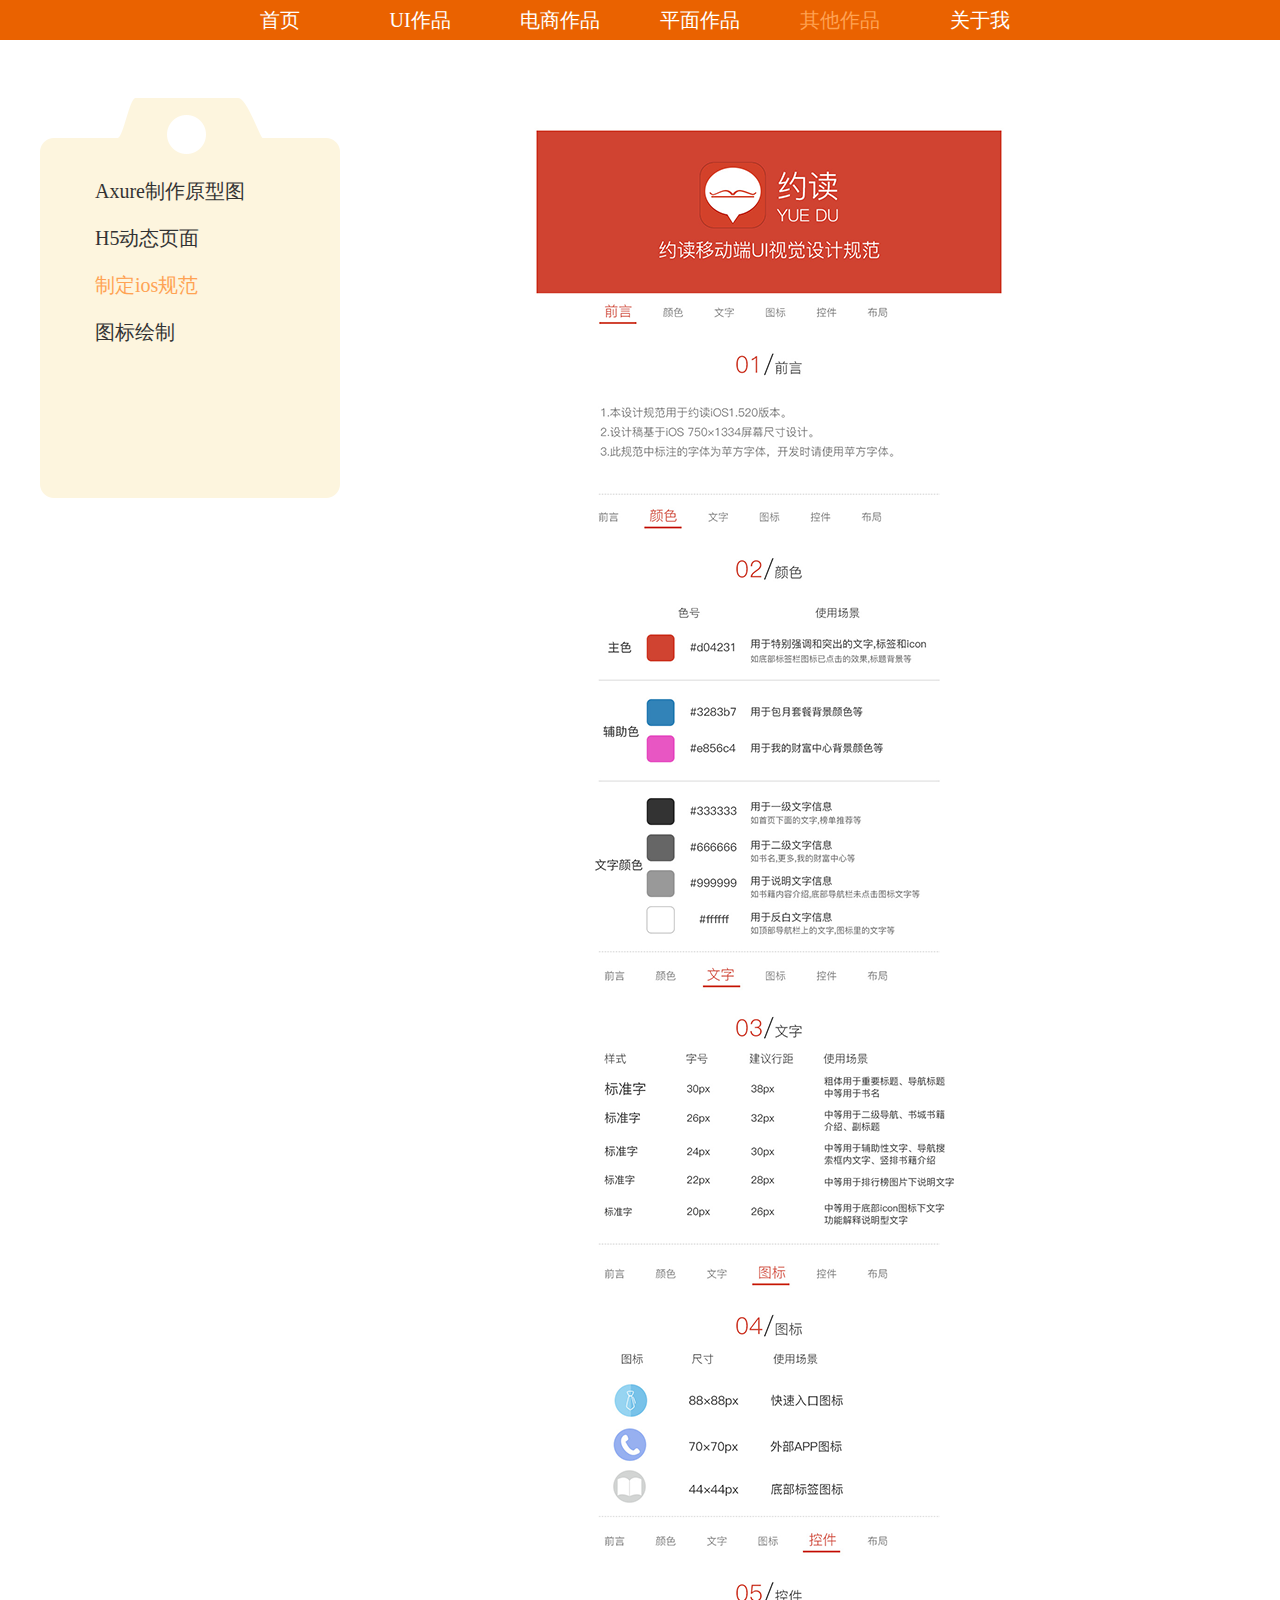
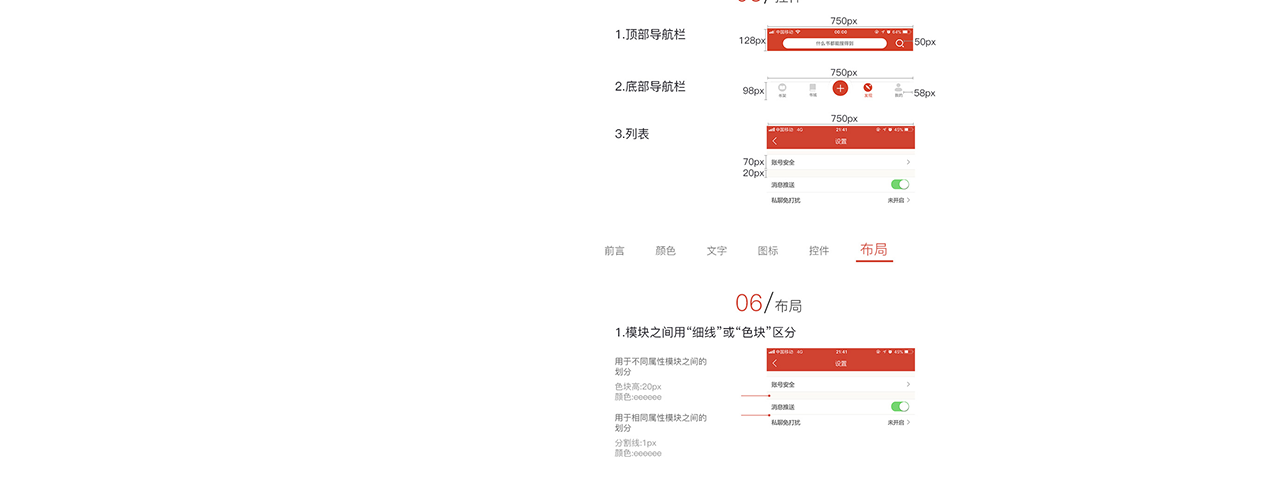
<file: ios.html>
<!DOCTYPE html>
<html>

<head>
    <link rel="shortcut icon" href="favicon.ico" type="image/x-icon">
    <meta charset="utf-8">
    <meta name="viewport" content="width=device-width, initial-scale=1.0, user-scalable=no">
    <meta http-equiv="X-UA-Compatible" content="IE=edge">
    <meta name="keywords" content="HTML 5,图标,原型图,界面设计,交互设计,动效设计,APP 界面设计,UI 设计,UI 作品集,冯小叶">
    <meta name="description" content="冯小叶的个人UI作品集，职业 UI 设计师。">
    <title>其他作品_UI作品集</title>
    <link rel="stylesheet" type="text/css" href="css/style.css">
</head>

<body>
    <!-- 导航 -->
    <div id="navdiv">
        <nav>
            <ul>
                <li><a href="index.html">首页</a></li>
                <li><a href="ydapp.html">UI作品</a></li>
                <li><a href="demo1.html">电商作品</a></li>
                <li><a href="pingmian.html"><span>平面作品</a></li>
                <li><a href="axure.html" class="open">其他作品</span></a></li>
                <li><a href="guanyuwo.html">关于我</a></li>
            </ul>
        </nav>
    </div>
    <!-- 导航结束 -->
    <main id="demo_main">
        <aside id="left_aside">
            <div class="m_top70">
            </div>

            <p><a href="axure.html">Axure制作原型图</a></p>
            <p><a href="h5.html">H5动态页面</a></p>
            <p><a href="ios.html" class="top">制定ios规范</a></p>
            <p><a href="tubiao.html">图标绘制</a></p>
        </aside>

        <section class="qita">
            <img src="images/规范.png" alt="制定ios规范">
        </section>
    </main>
    <!-- Global site tag (gtag.js) - Google Analytics -->
    <script async src="https://www.googletagmanager.com/gtag/js?id=UA-112022353-1"></script>
    <script>
      window.dataLayer = window.dataLayer || [];
      function gtag(){dataLayer.push(arguments);}
      gtag('js', new Date());

      gtag('config', 'UA-112022353-1');
    </script>
</body>

</html>
</file>
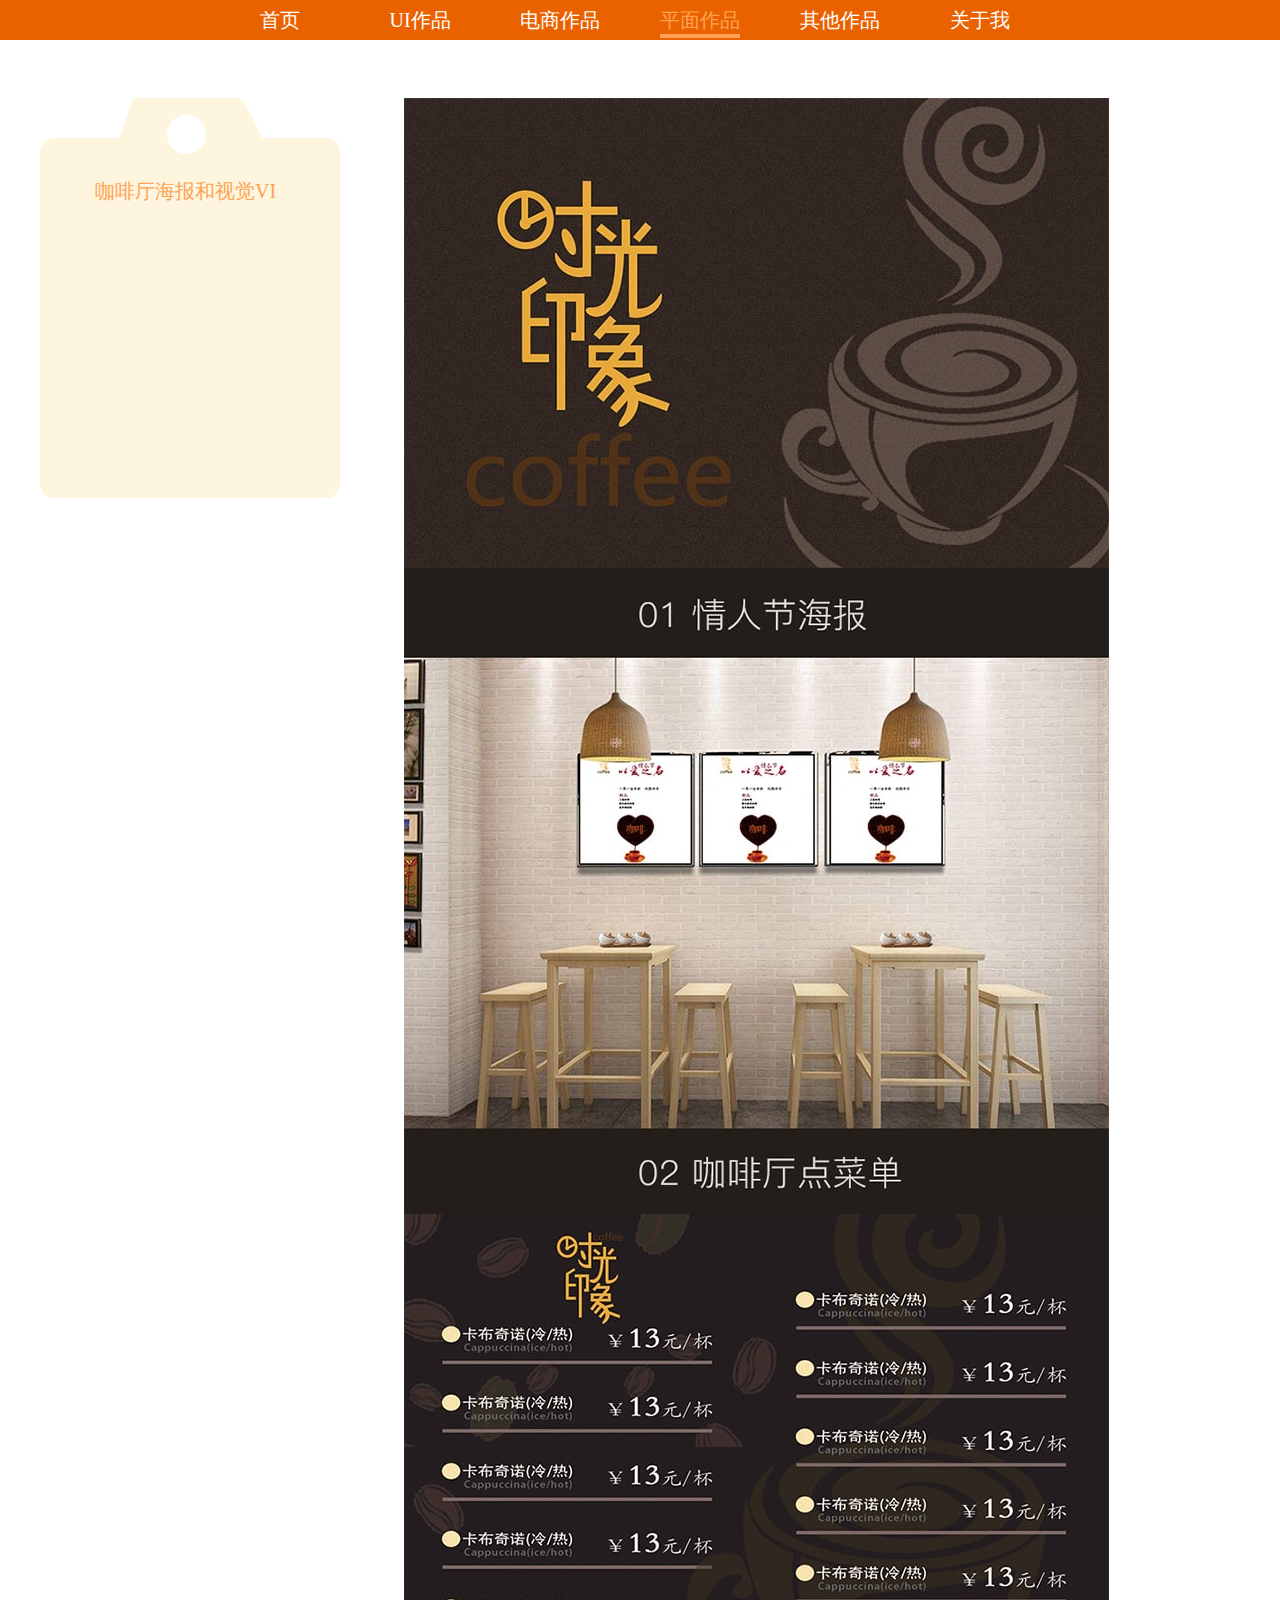
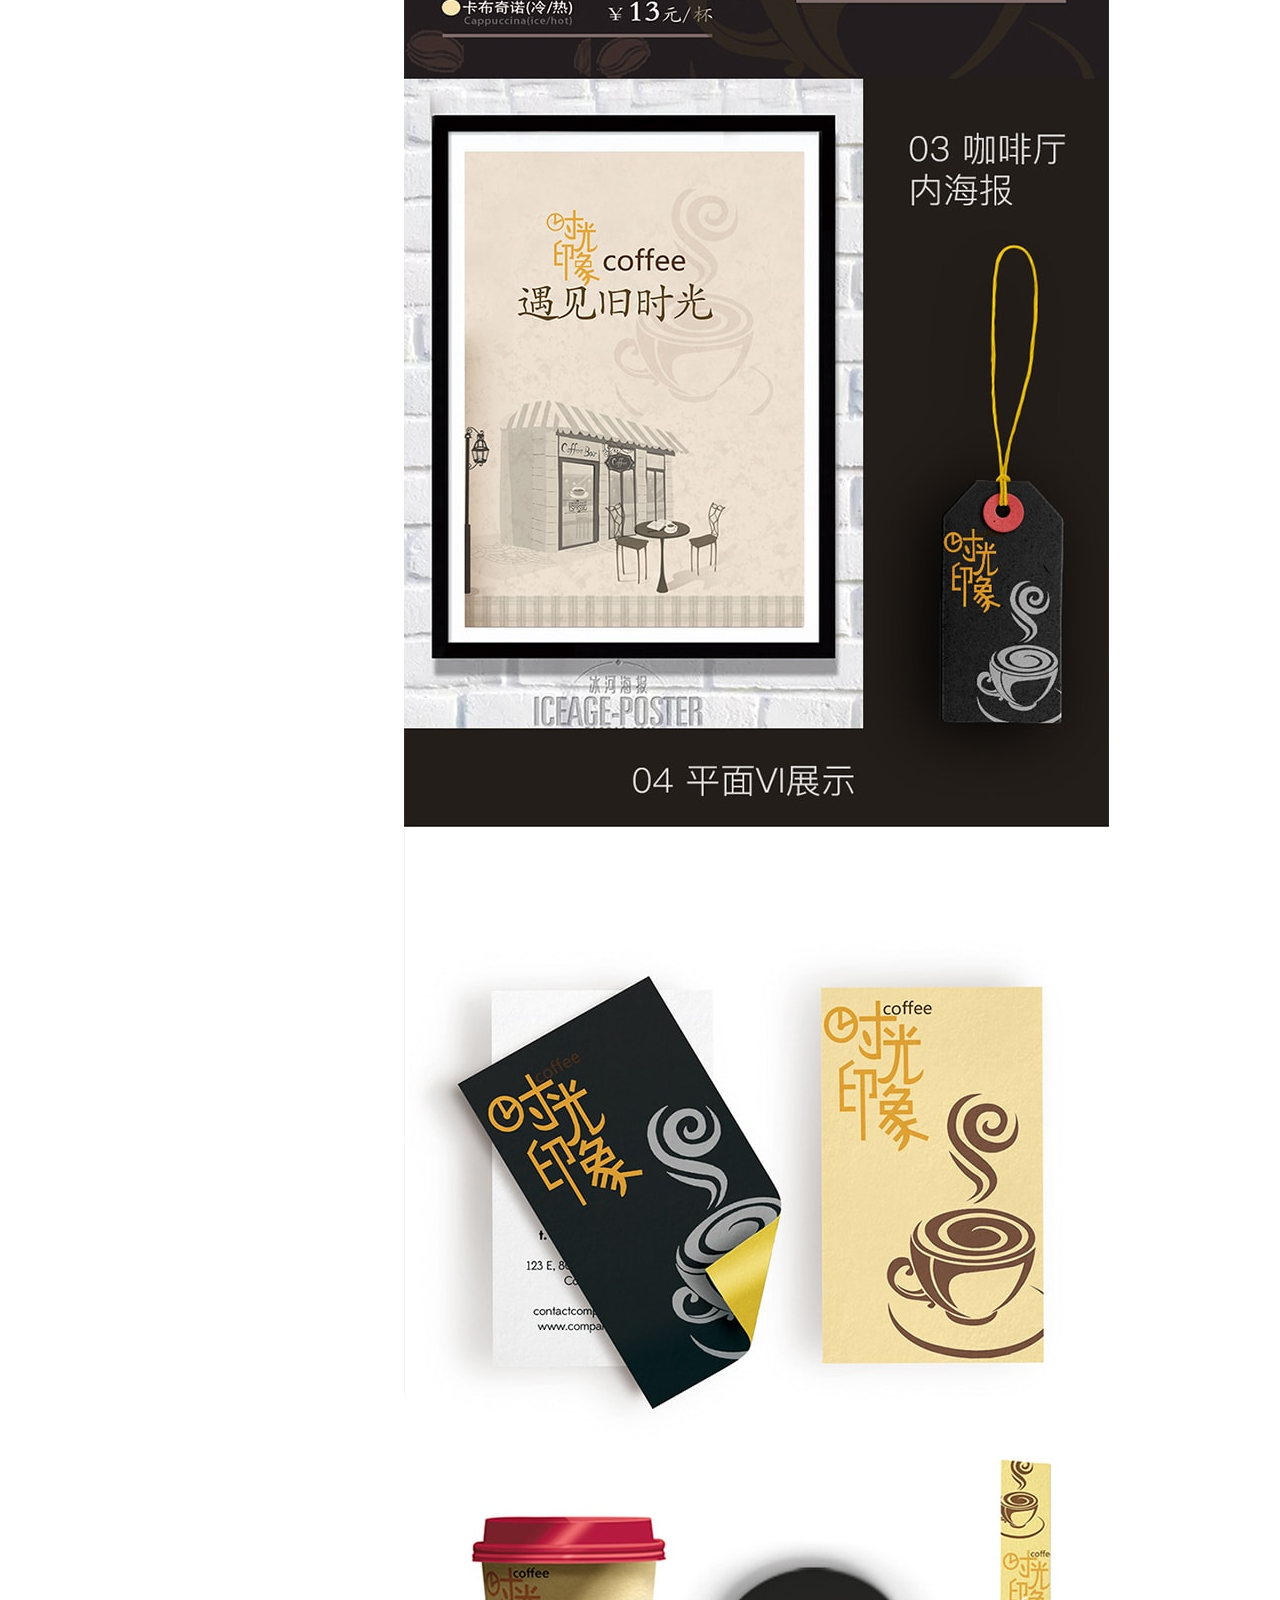
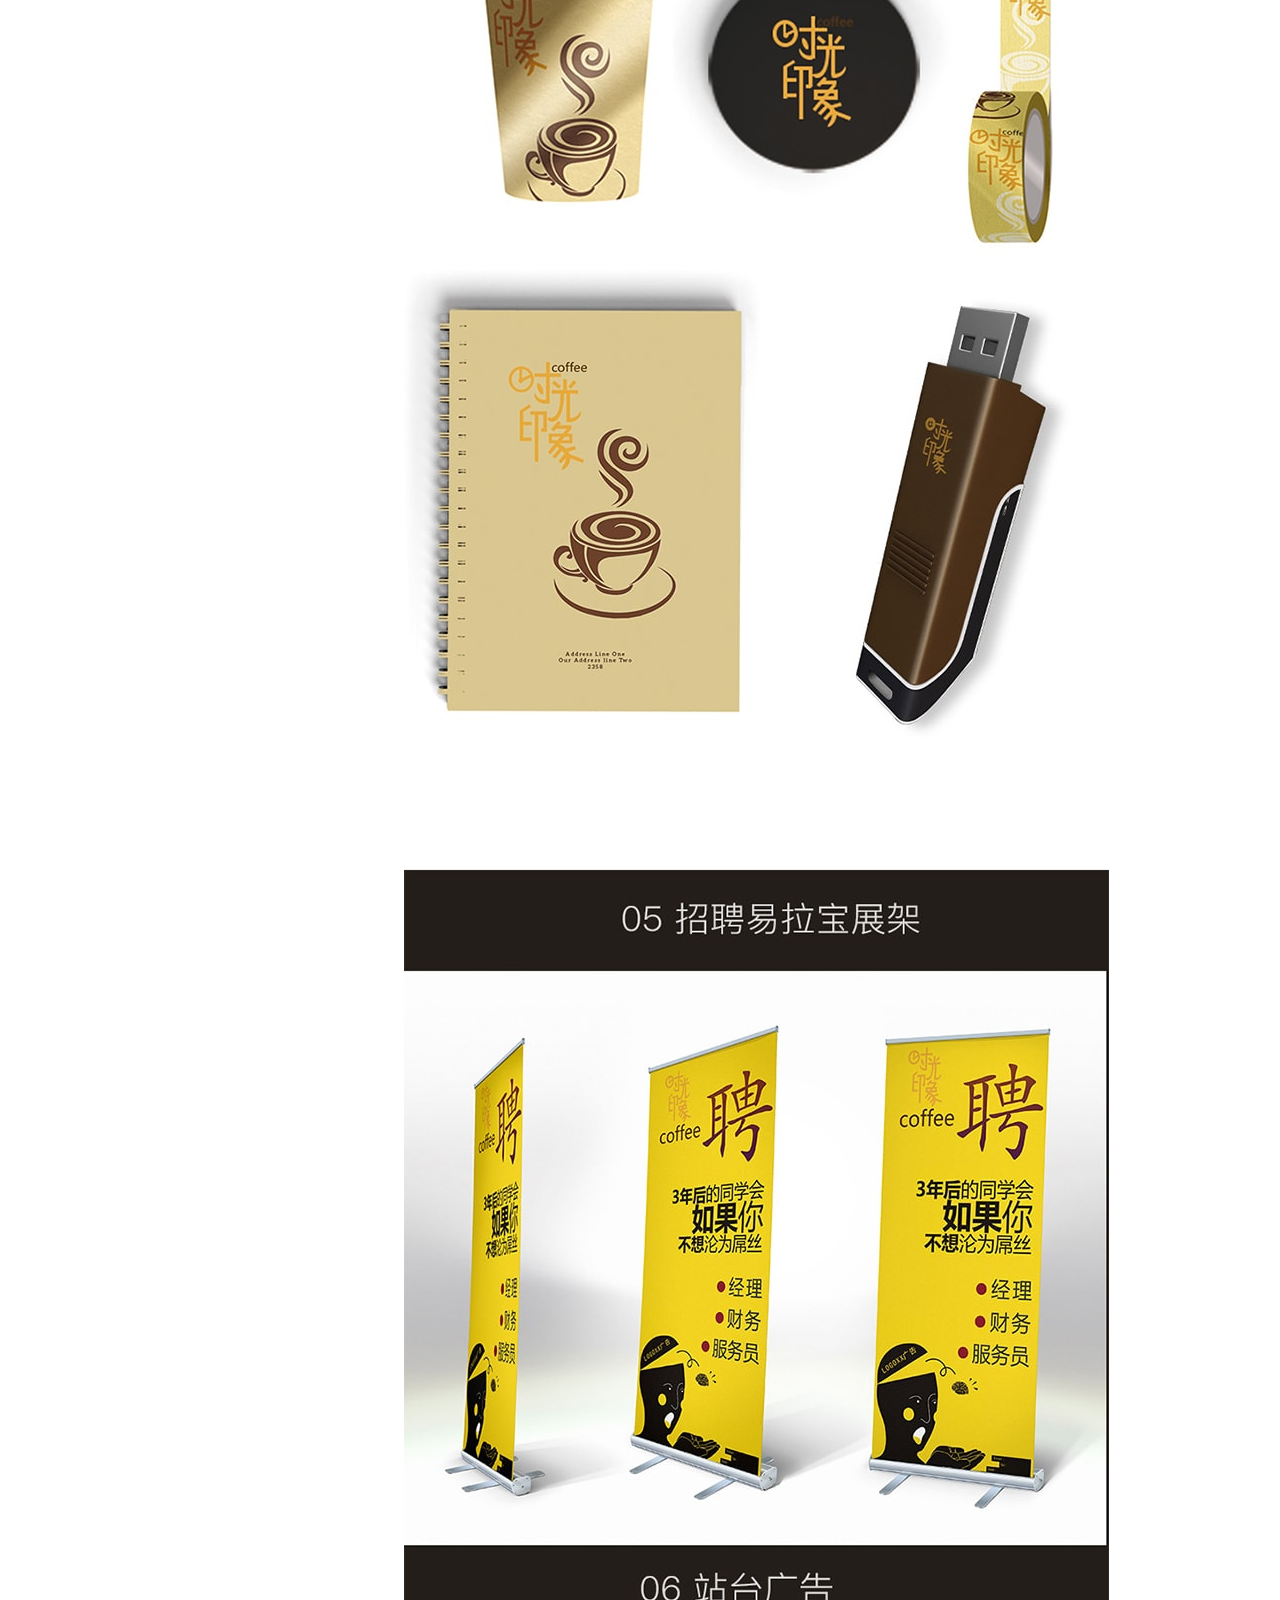
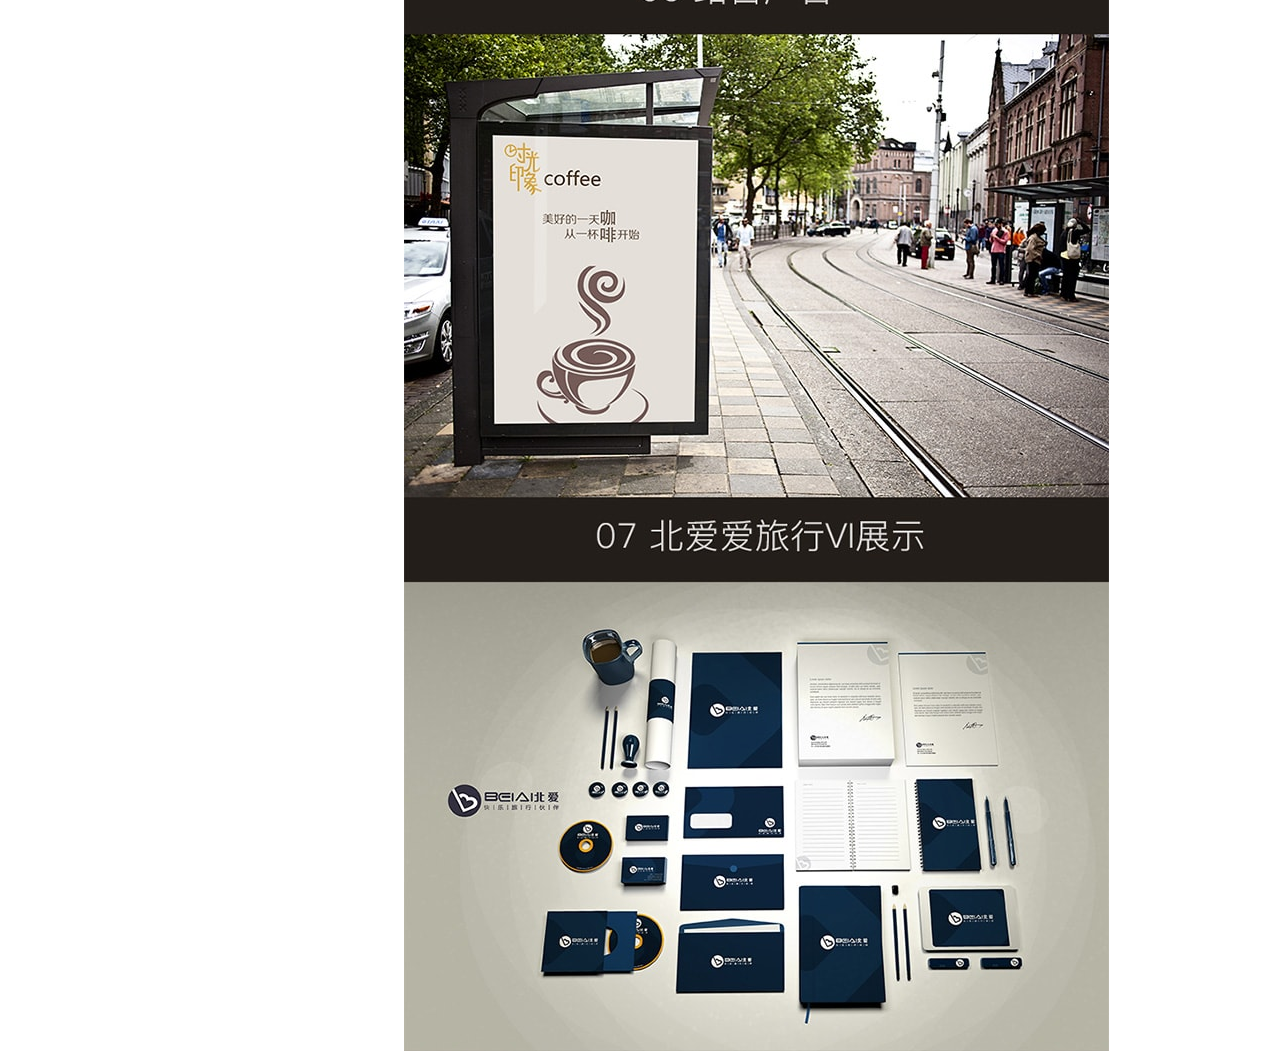
<file: pingmian.html>
<!DOCTYPE html>
<html>

<head>
    <link rel="shortcut icon" href="favicon.ico" type="image/x-icon">
    <meta charset="utf-8">
    <meta name="viewport" content="width=device-width, initial-scale=1.0, user-scalable=no">
    <meta http-equiv="X-UA-Compatible" content="IE=edge">
    <meta name="keywords" content="平面作品,界面设计,交互设计,动效设计,APP 界面设计,UI 设计,UI 作品集,冯小叶">
    <meta name="description" content="冯小叶的个人UI作品集，职业 UI 设计师。">
    <title>平面作品_UI作品集</title>
    <link rel="stylesheet" type="text/css" href="css/style.css">
</head>

<body>
    <!-- 导航 -->
    <div id="navdiv">
        <nav>
            <ul>
                <li><a href="index.html">首页</a></li>
                <li><a href="ydapp.html">UI作品</a></li>
                <li><a href="demo1.html">电商作品</a></li>
                <li><a href="pingmian.html" class="open"><span>平面作品</span></a></li>
                <li><a href="axure.html">其他作品</a></li>
                <li><a href="guanyuwo.html">关于我</a></li>
            </ul>
        </nav>
    </div>
    <!-- 导航结束 -->
    <main id="demo_main">
        <aside id="left_aside">
            <div class="m_top70">
            </div>
            <p><a href="pingmian.html" class="top">咖啡厅海报和视觉VI</a></p>
        </aside>

        <section id="right_content">
            <img src="images/平面.jpg" alt="咖啡厅海报和视觉VI">
        </section>
    </main>
    <!-- Global site tag (gtag.js) - Google Analytics -->
    <script async src="https://www.googletagmanager.com/gtag/js?id=UA-112022353-1"></script>
    <script>
      window.dataLayer = window.dataLayer || [];
      function gtag(){dataLayer.push(arguments);}
      gtag('js', new Date());

      gtag('config', 'UA-112022353-1');
    </script>
</body>

</html>
</file>
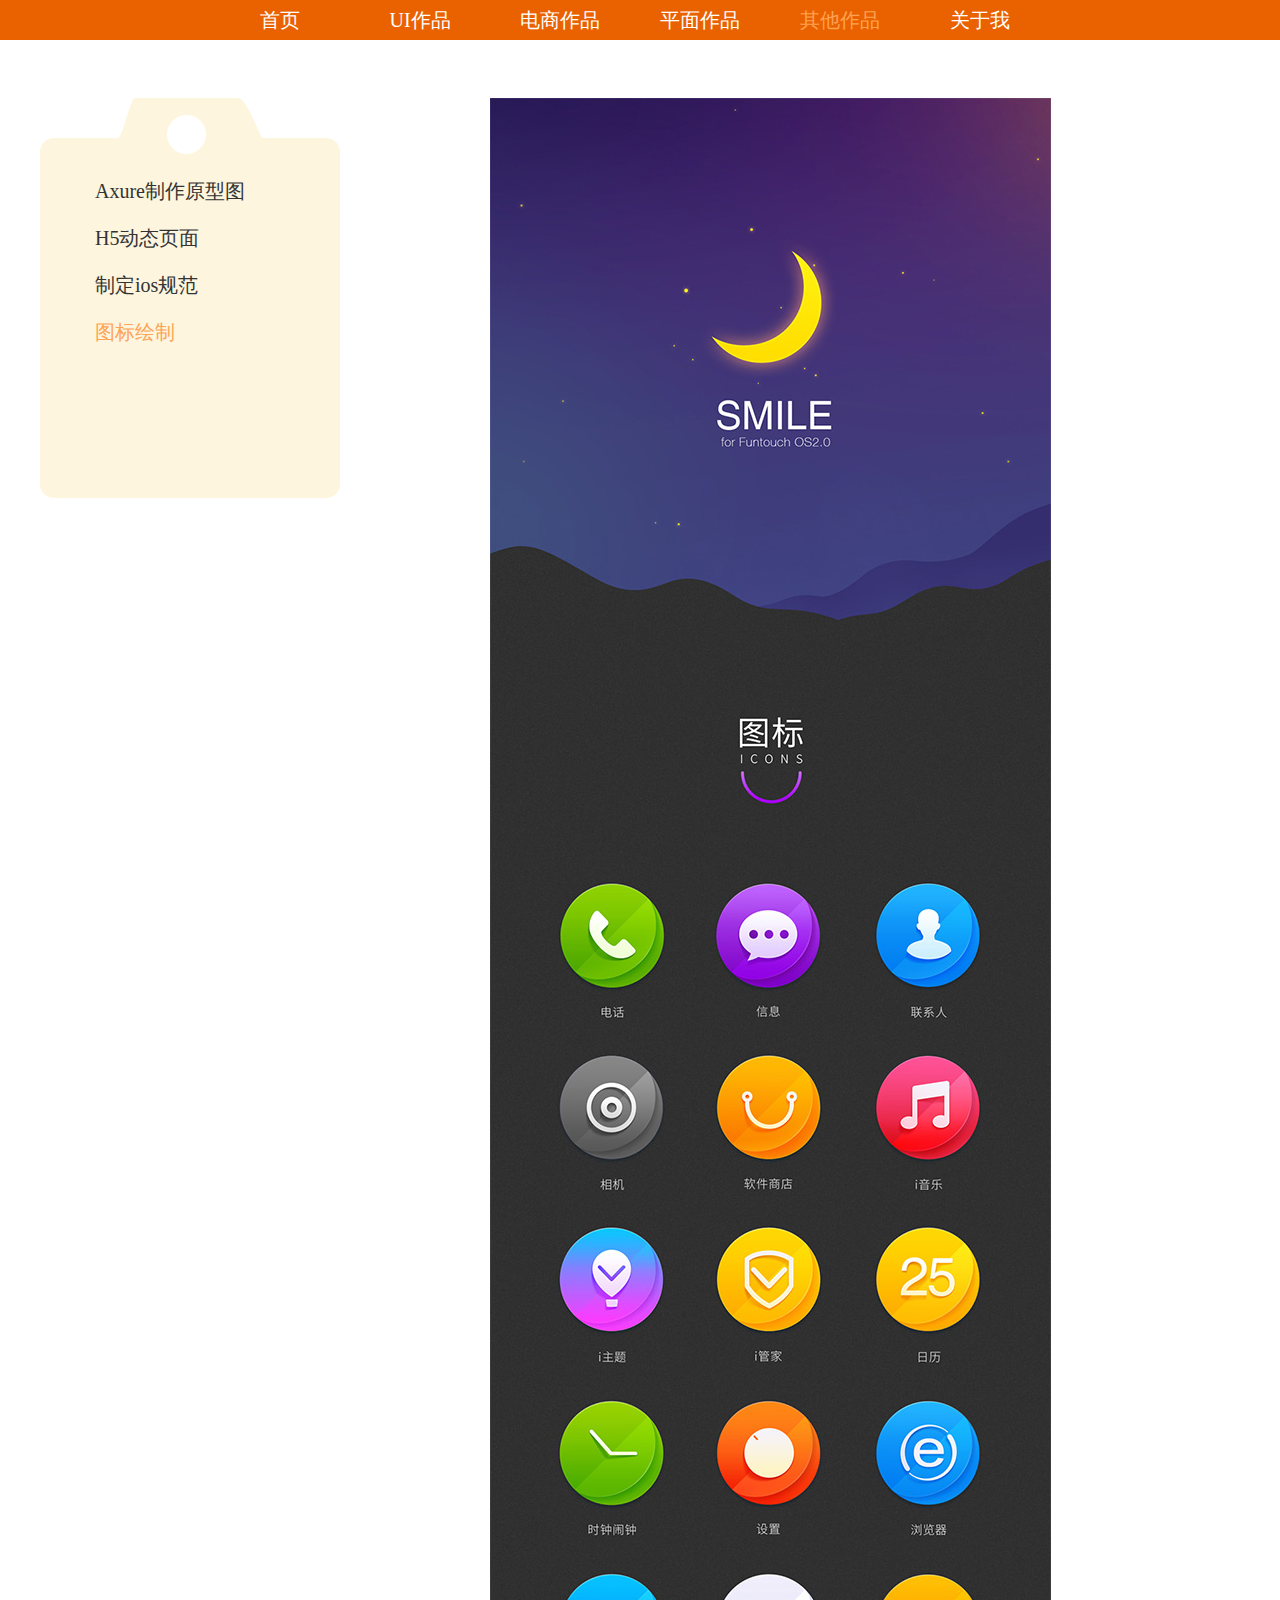
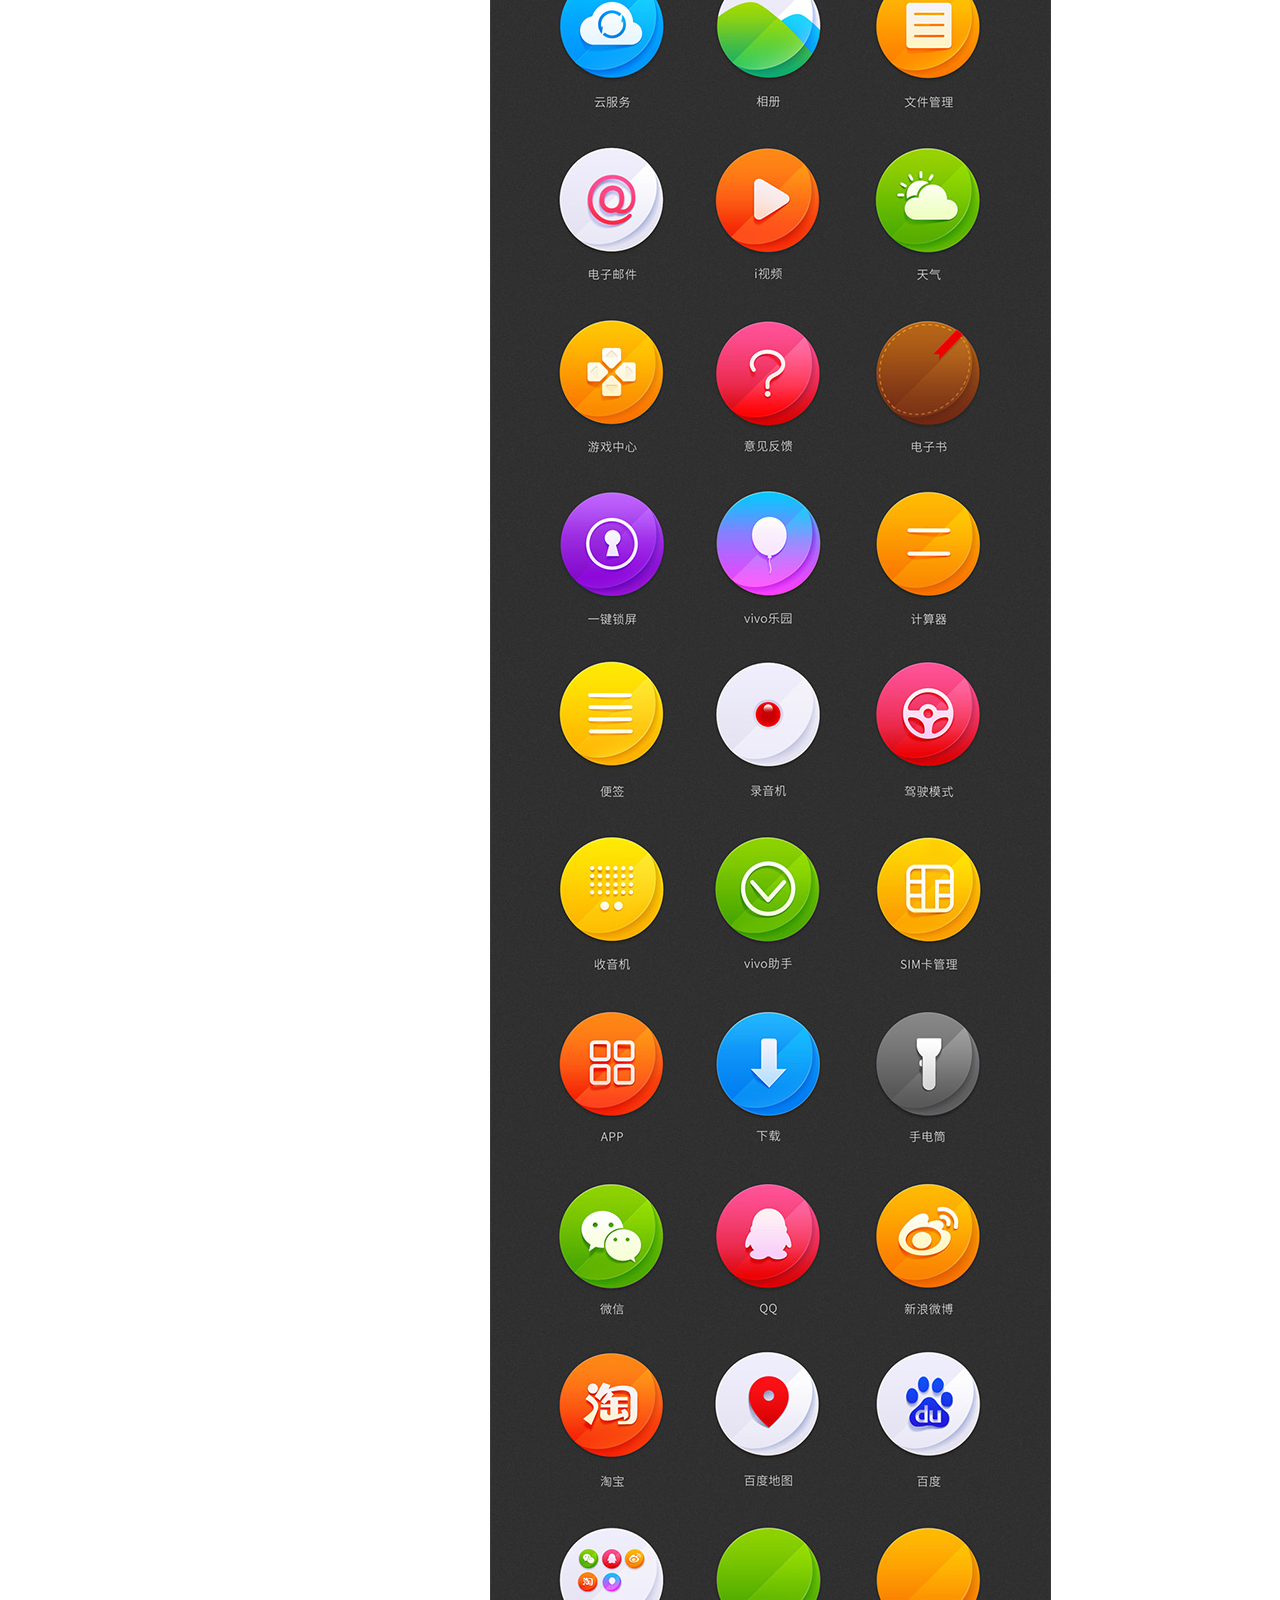
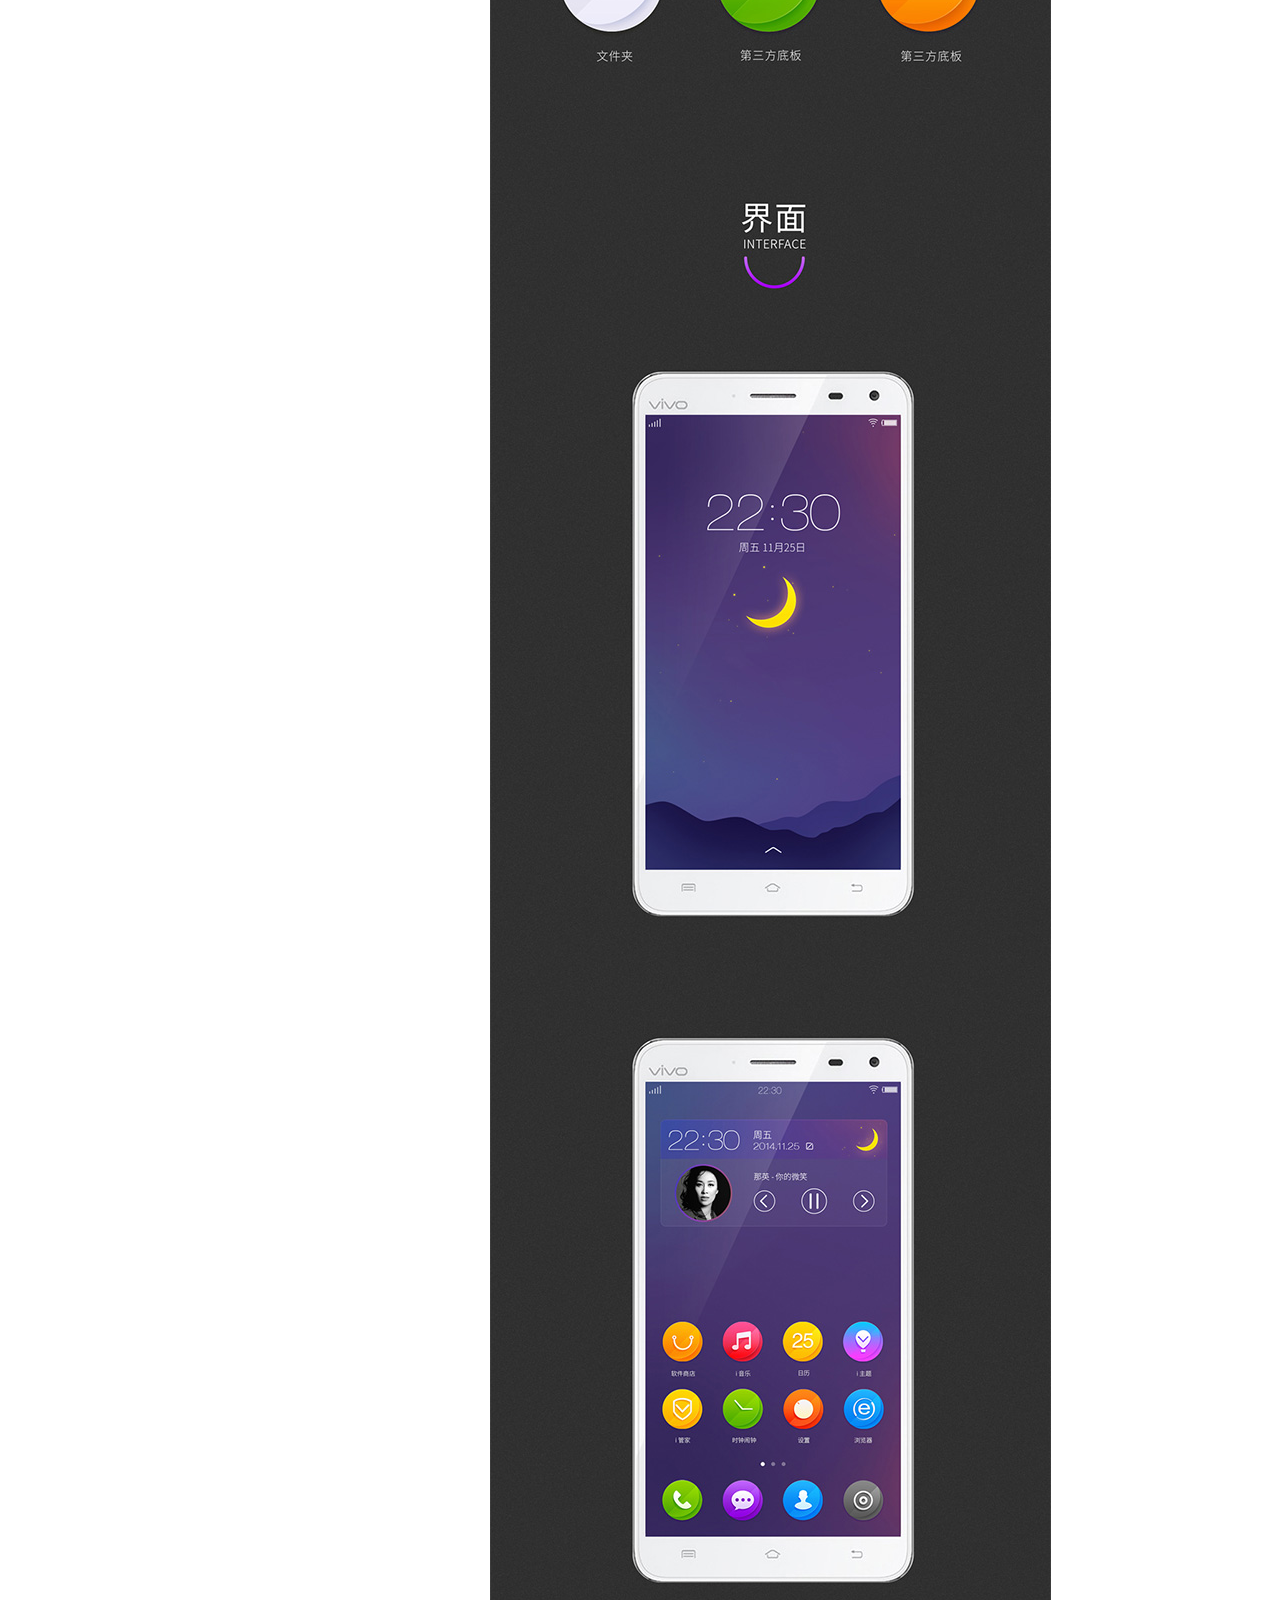
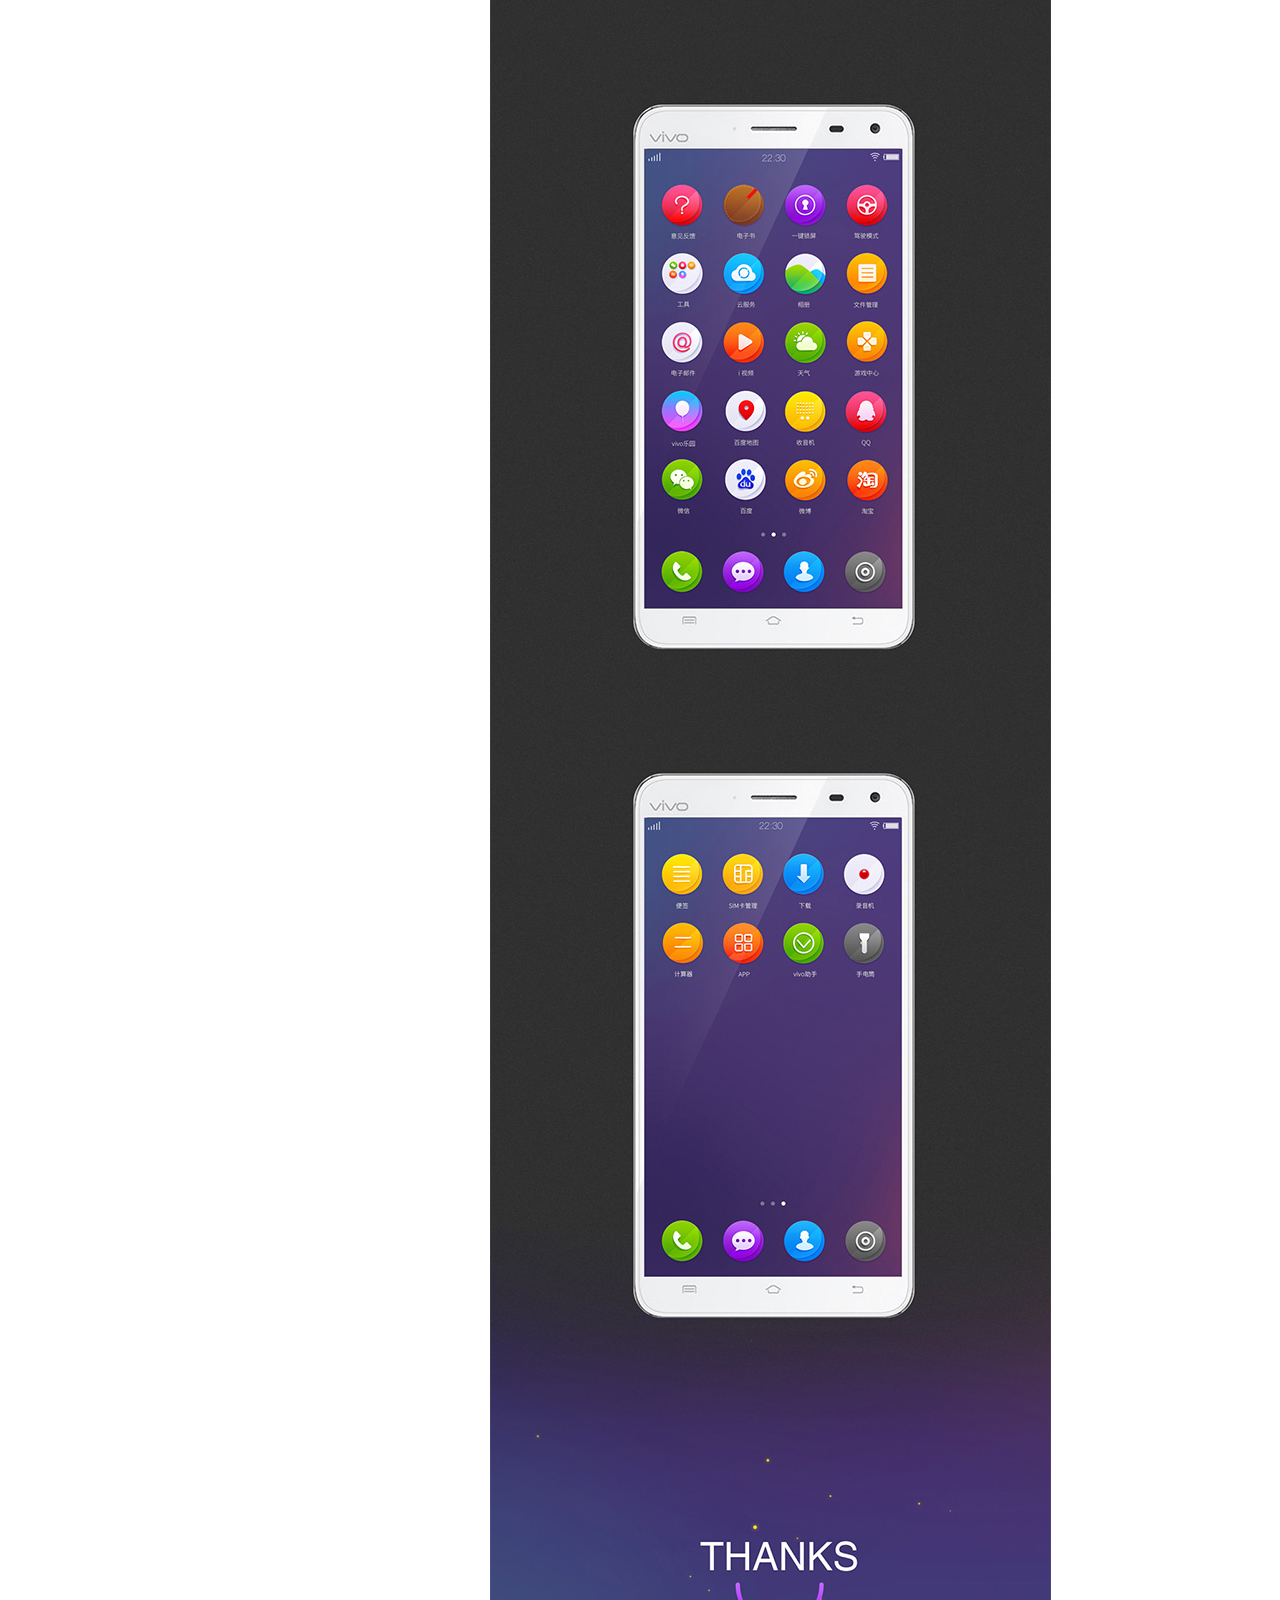
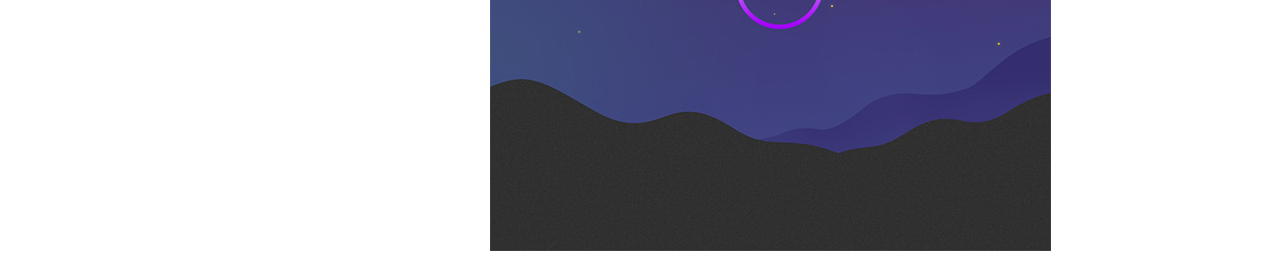
<file: tubiao.html>
<!DOCTYPE html>
<html>

<head>
    <link rel="shortcut icon" href="favicon.ico" type="image/x-icon">
    <meta charset="utf-8">
    <meta name="viewport" content="width=device-width, initial-scale=1.0, user-scalable=no">
    <meta http-equiv="X-UA-Compatible" content="IE=edge">
    <meta name="keywords" content="界面设计,交互设计,动效设计,APP 界面设计,UI 设计,UI 作品集,冯小叶">
    <meta name="description" content="冯小叶的个人UI作品集，职业 UI 设计师。">
    <title>其它作品_UI作品集</title>
    <link rel="stylesheet" type="text/css" href="css/style.css">
</head>

<body>
    <!-- 导航 -->
    <div id="navdiv">
        <nav>
            <ul>
                <li><a href="index.html">首页</a></li>
                <li><a href="ydapp.html">UI作品</a></li>
                <li><a href="demo1.html">电商作品</a></li>
                <li><a href="pingmian.html"><span>平面作品</a></li>
                <li><a href="axure.html" class="open">其他作品</span></a></li>
                <li><a href="guanyuwo.html">关于我</a></li>
            </ul>
        </nav>
    </div>
    <!-- 导航结束 -->
    <main id="demo_main">
        <aside id="left_aside">
            <div class="m_top70">
            </div>

            <p><a href="axure.html">Axure制作原型图</a></p>
            <p><a href="h5.html">H5动态页面</a></p>
            <p><a href="ios.html">制定ios规范</a></p>
            <p><a href="tubiao.html" class="top">图标绘制</a></p>
        </aside>

        <section class="qita">
            <img src="images/图标绘制.jpg" alt="图标绘制">
        </section>
    </main>
    <!-- Global site tag (gtag.js) - Google Analytics -->
    <script async src="https://www.googletagmanager.com/gtag/js?id=UA-112022353-1"></script>
    <script>
      window.dataLayer = window.dataLayer || [];
      function gtag(){dataLayer.push(arguments);}
      gtag('js', new Date());

      gtag('config', 'UA-112022353-1');
    </script>
</body>

</html>
</file>
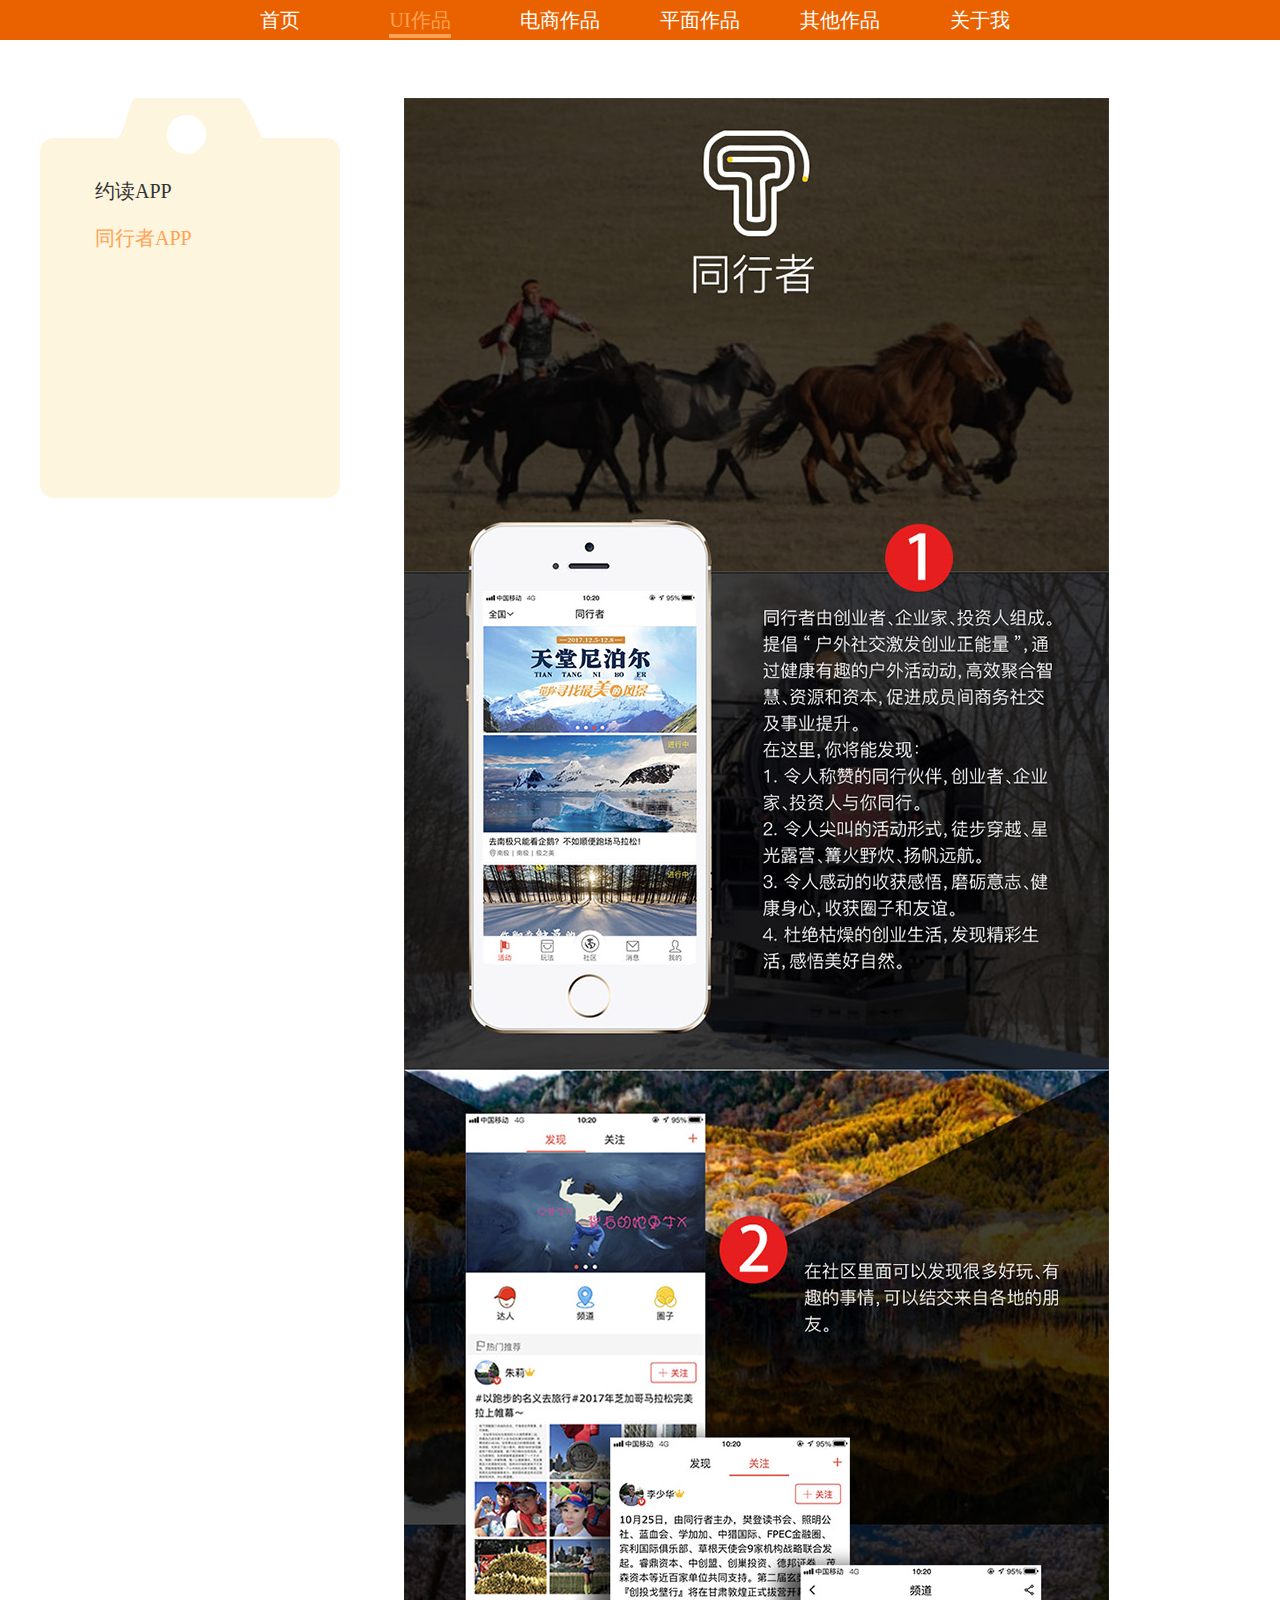
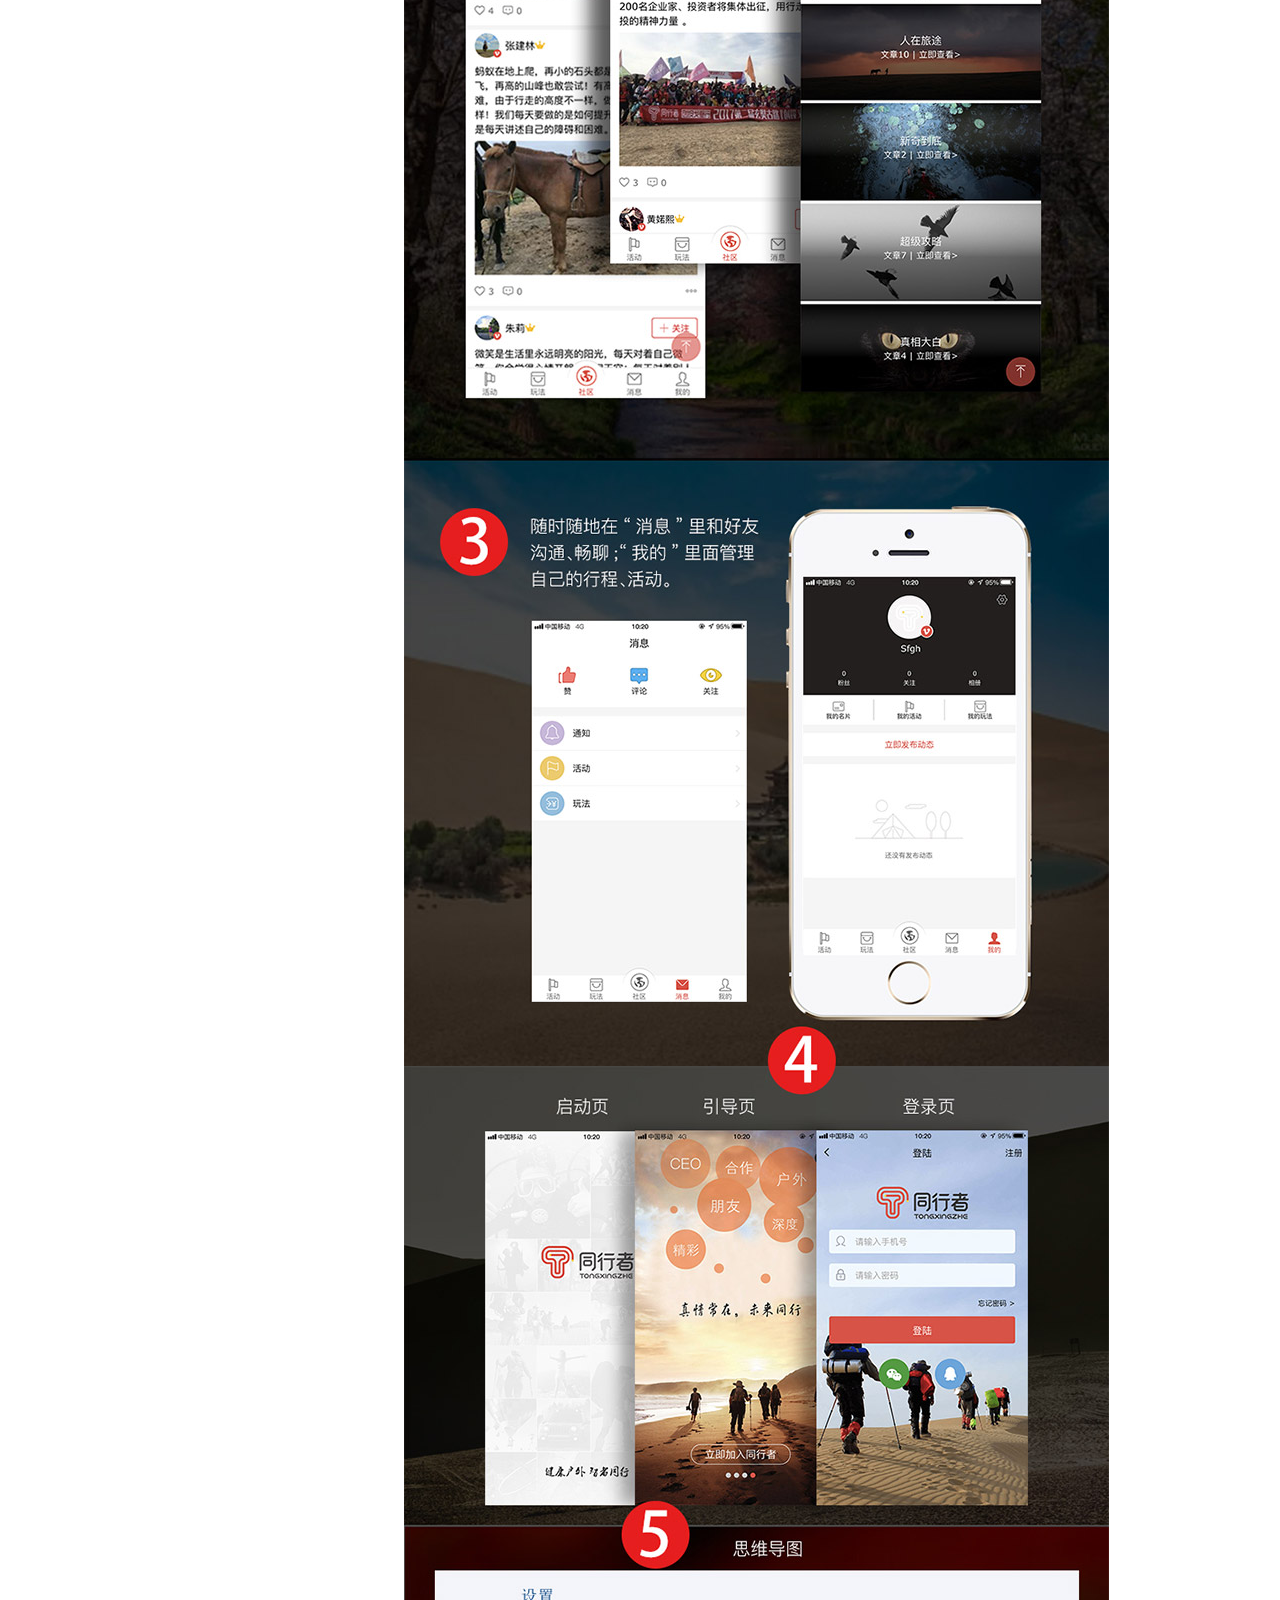
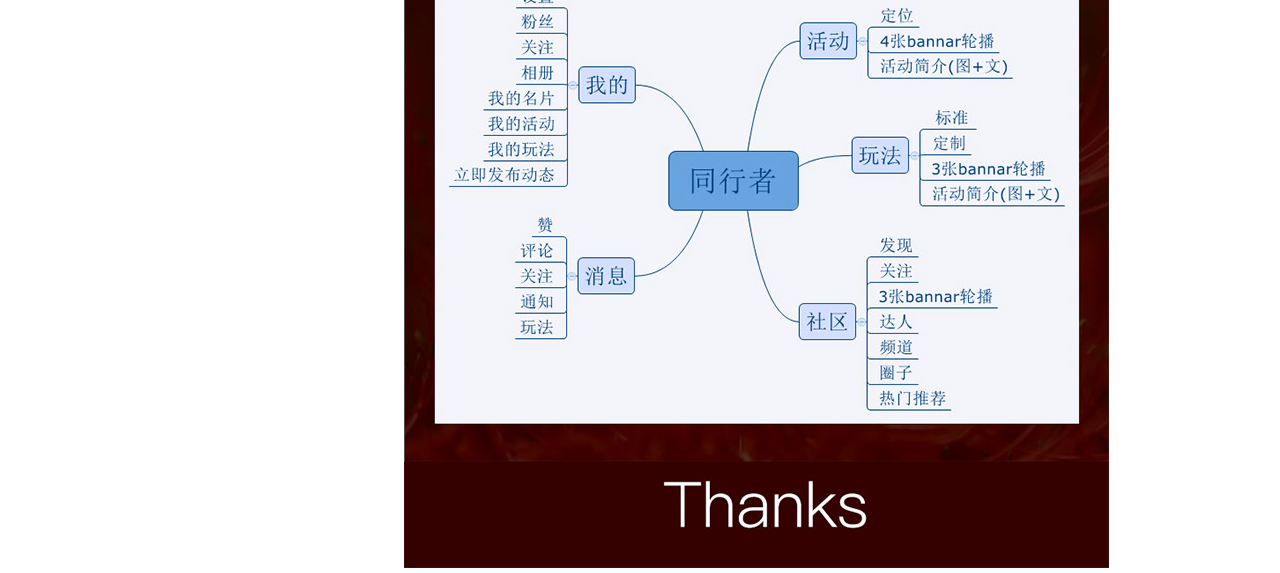
<file: txzapp.html>
<!DOCTYPE html>
<html>

<head>
    <link rel="shortcut icon" href="favicon.ico" type="image/x-icon">
    <meta charset="utf-8">
    <meta name="viewport" content="width=device-width, initial-scale=1.0, user-scalable=no">
    <meta http-equiv="X-UA-Compatible" content="IE=edge">
    <meta name="keywords" content="界面设计,交互设计,动效设计,APP 界面设计,UI 设计,UI 作品集,冯小叶">
    <meta name="description" content="冯小叶的个人UI作品集，职业 UI 设计师。">
    <title>APP作品_UI作品集</title>
    <link rel="stylesheet" type="text/css" href="css/style.css">
</head>

<body>
    <!-- 导航 -->
    <div id="navdiv">
        <nav>
            <ul>
                <li><a href="index.html">首页</a></li>
                <li><a href="ydapp.html" class="open"><span>UI作品</span></a></li>
                <li><a href="demo1.html">电商作品</a></li>
                <li><a href="pingmian.html">平面作品</a></li>
                <li><a href="axure.html">其他作品</a></li>
                <li><a href="guanyuwo.html">关于我</a></li>
            </ul>
        </nav>
    </div>
    <!-- 导航结束 -->
    <main id="demo_main">
        <aside id="left_aside">
            <div class="m_top70">
            </div>

            <p><a href="ydapp.html">约读APP</a></p>
            <p><a href="txzapp.html" class="top">同行者APP</a></p>
        </aside>

        <section id="right_content">
            <img src="images/同行者APP.jpg" alt="同行者APP">
        </section>
    </main>
    <!-- Global site tag (gtag.js) - Google Analytics -->
    <script async src="https://www.googletagmanager.com/gtag/js?id=UA-112022353-1"></script>
    <script>
      window.dataLayer = window.dataLayer || [];
      function gtag(){dataLayer.push(arguments);}
      gtag('js', new Date());

      gtag('config', 'UA-112022353-1');
    </script>
</body>

</html>
</file>
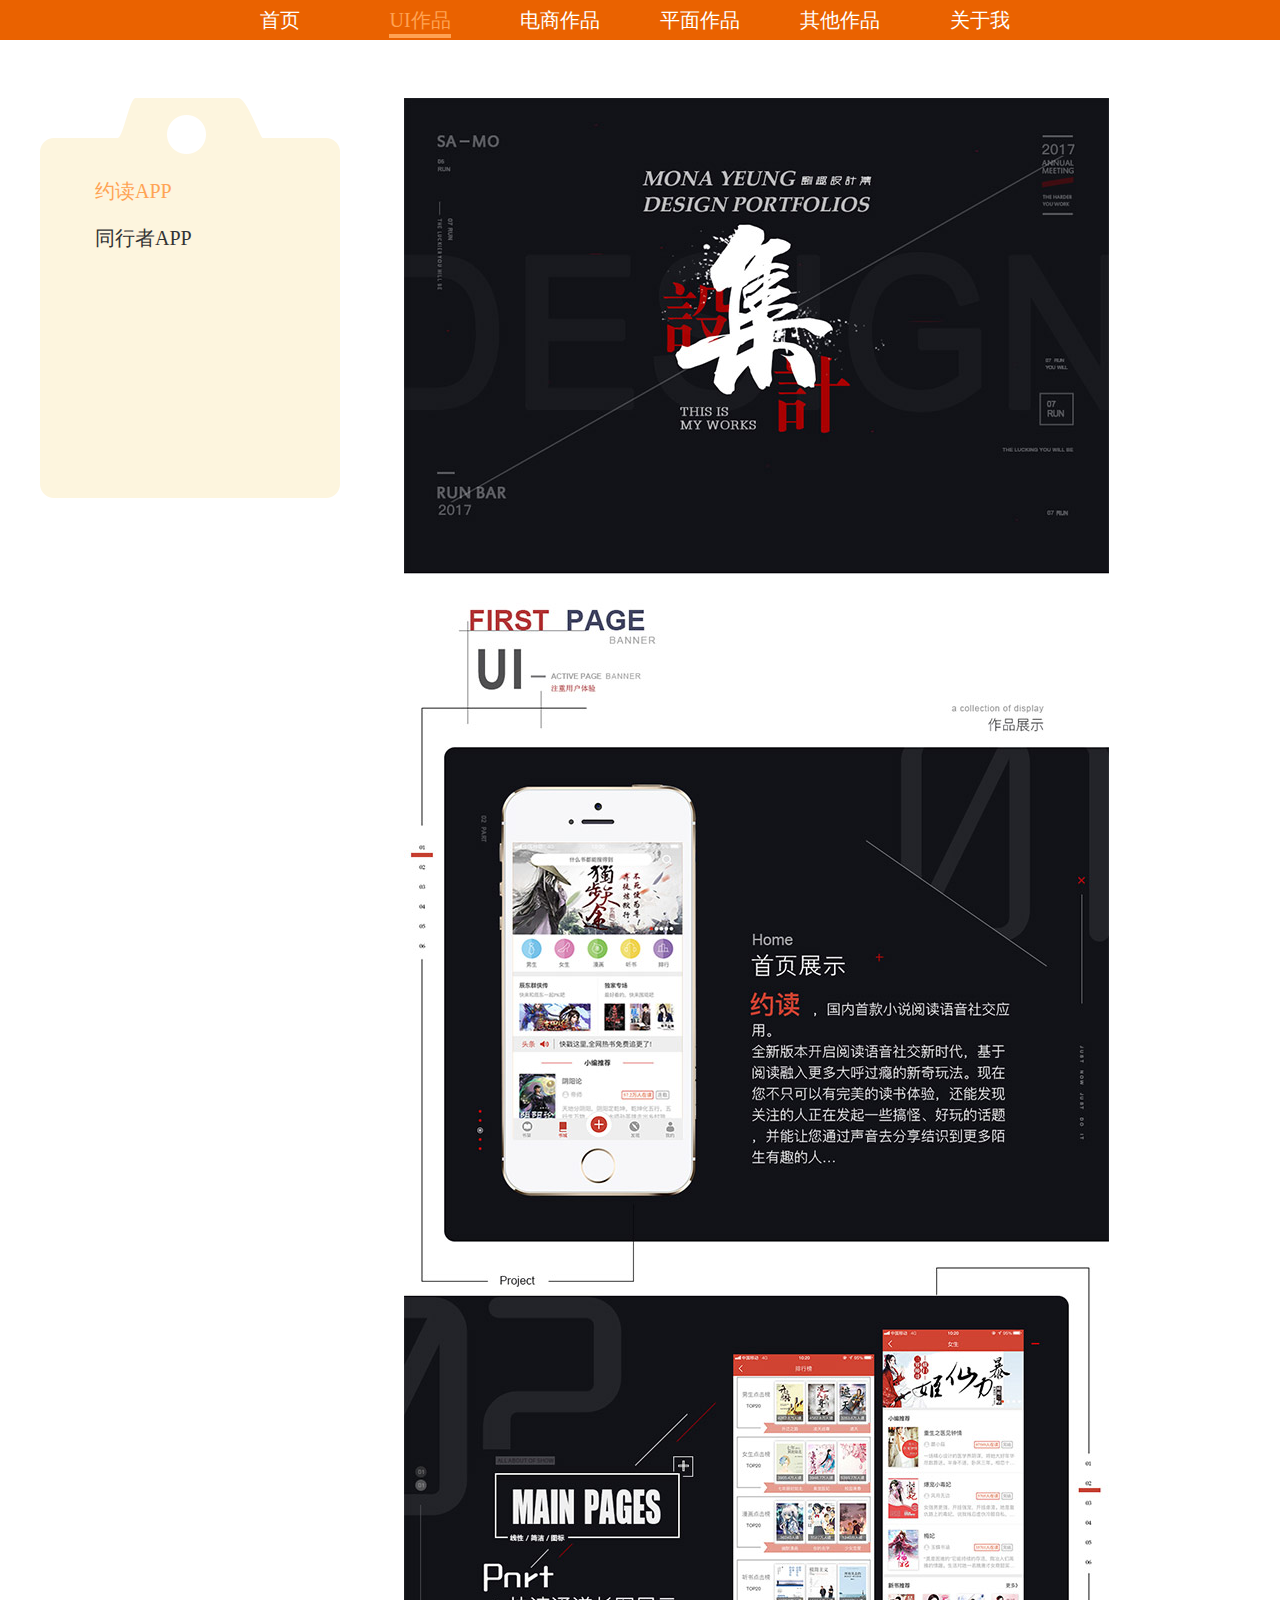
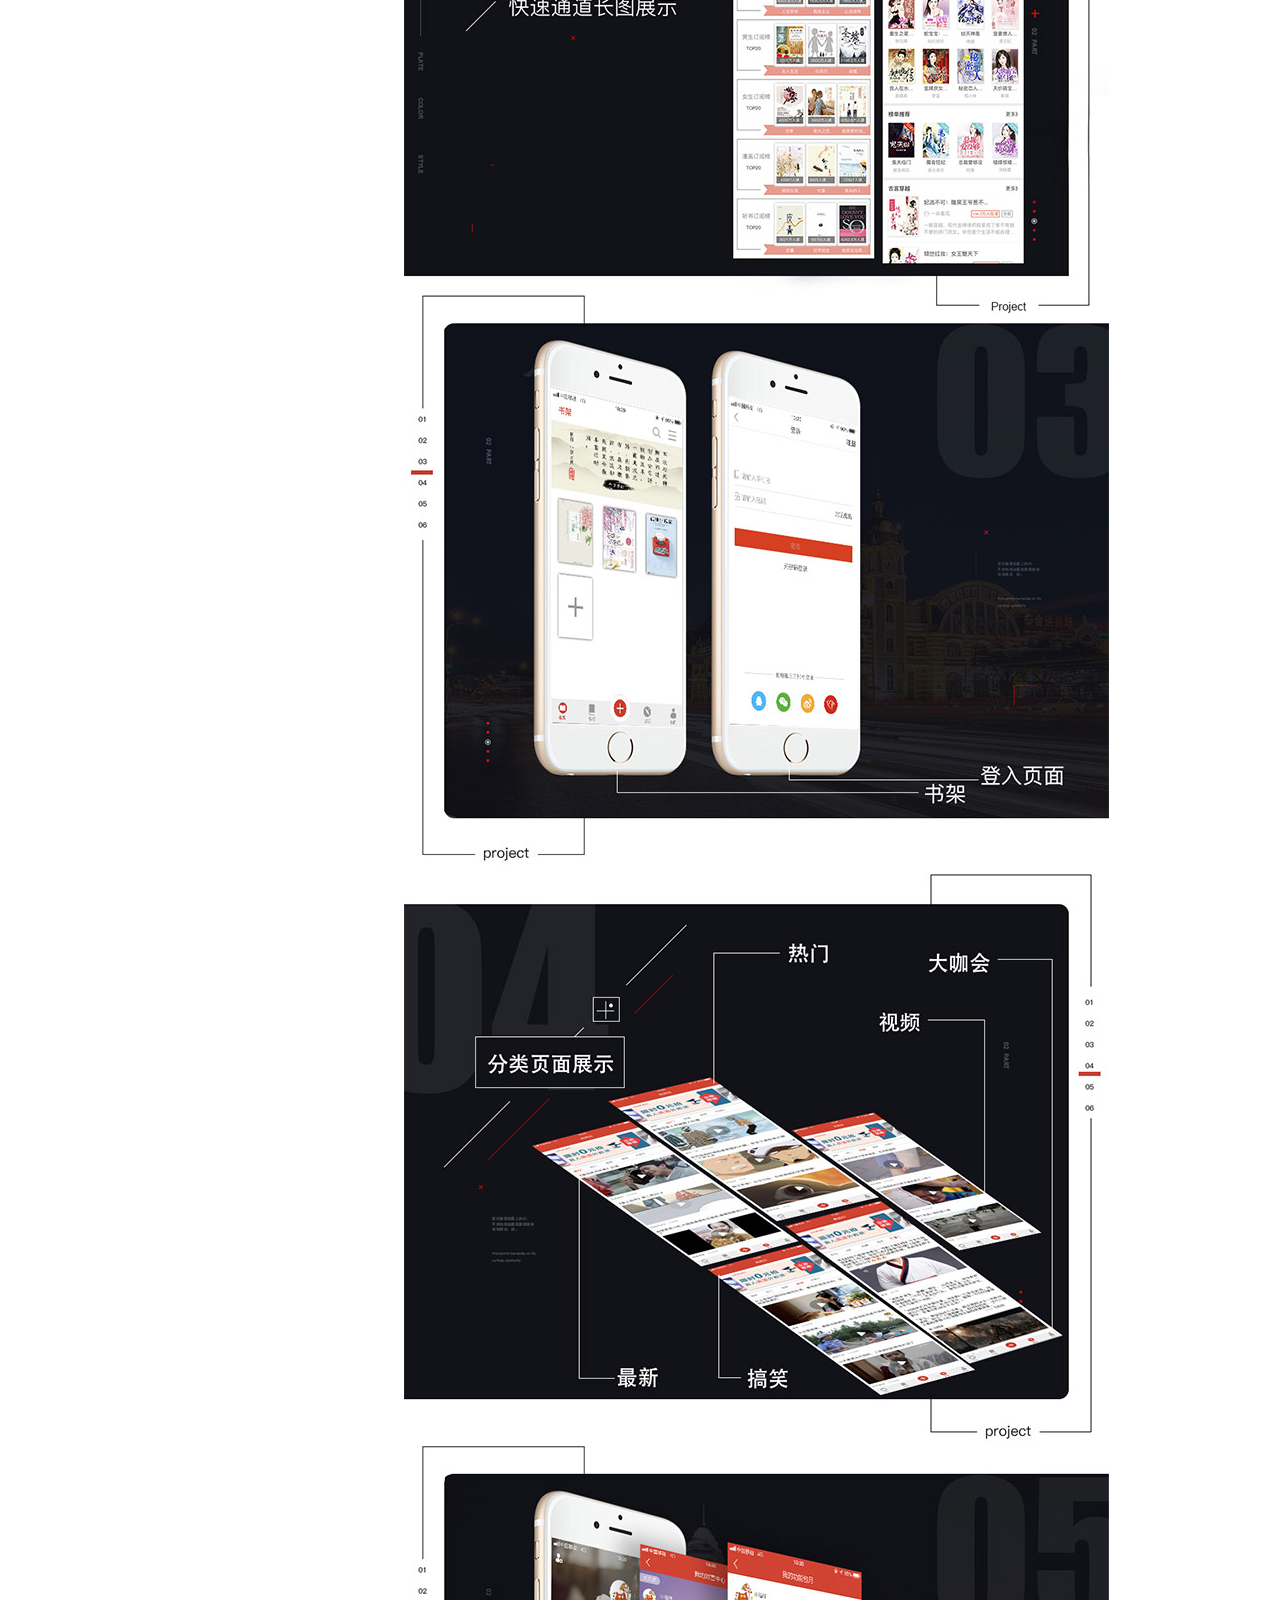
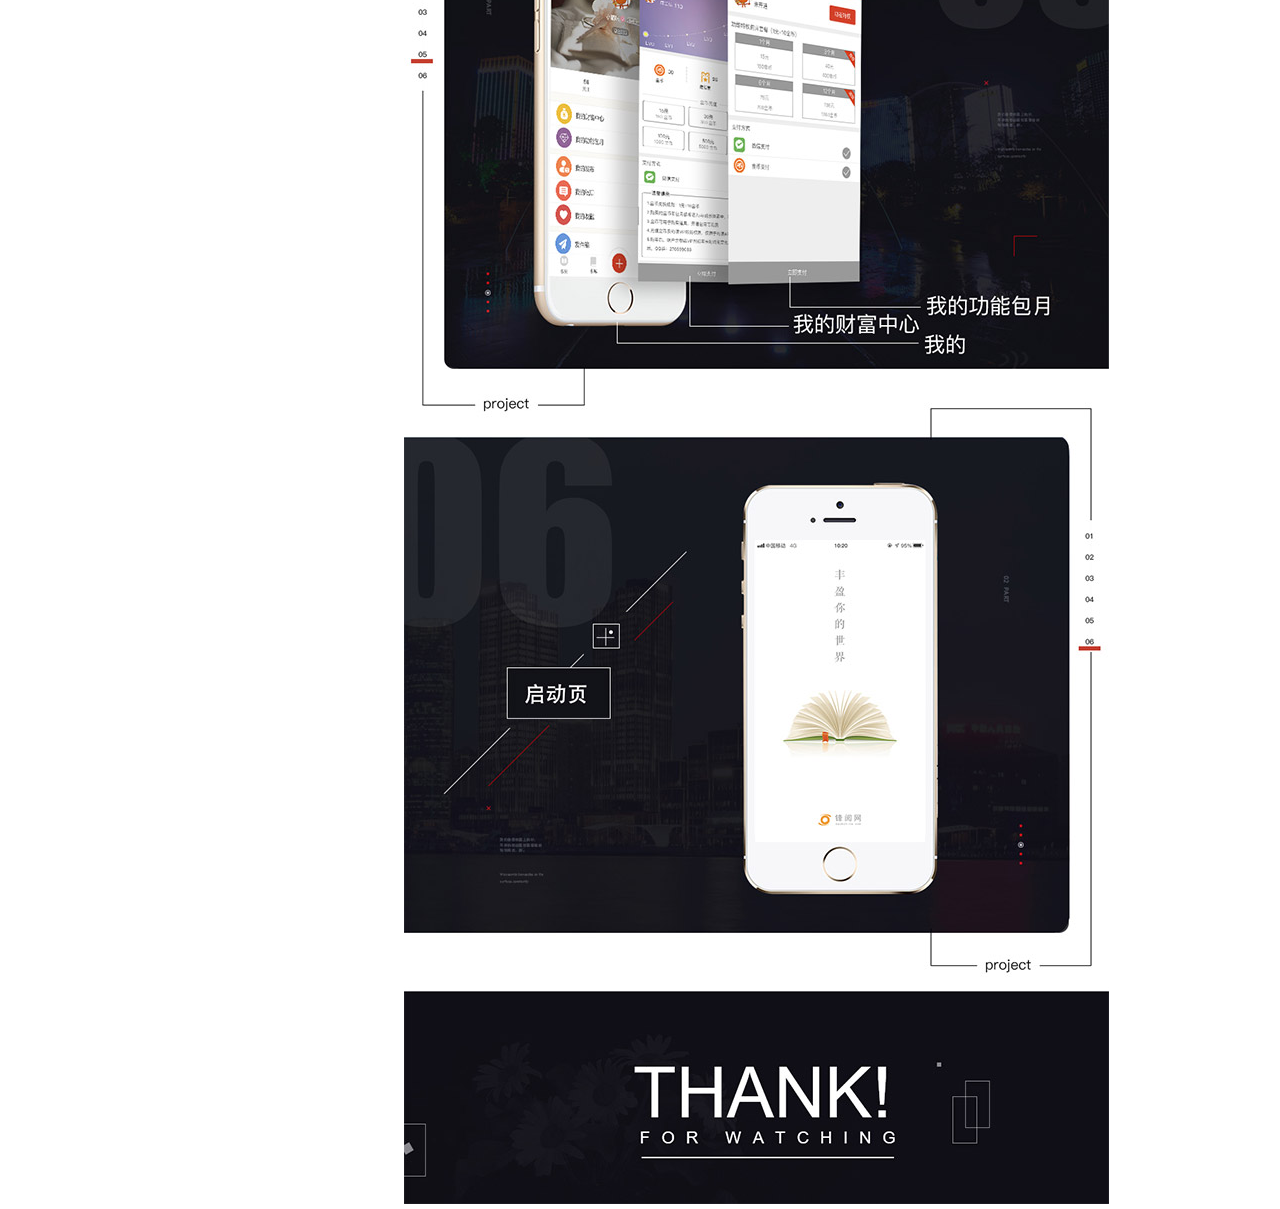
<file: ydapp.html>
<!DOCTYPE html>
<html>

<head>
    <link rel="shortcut icon" href="favicon.ico" type="image/x-icon">
    <meta charset="utf-8">
    <meta name="viewport" content="width=device-width, initial-scale=1.0, user-scalable=no">
    <meta http-equiv="X-UA-Compatible" content="IE=edge">
    <meta name="keywords" content="界面设计,交互设计,动效设计,APP 界面设计,UI 设计,UI 作品集,冯小叶">
    <meta name="description" content="冯小叶的个人UI作品集，职业 UI 设计师。">
    <title>首页_UI作品集</title>
    <link rel="stylesheet" type="text/css" href="css/style.css">
</head>

<body>
    <!-- 导航 -->
    <div id="navdiv">
        <nav>
            <ul>
                <li><a href="index.html">首页</a></li>
                <li><a href="ydapp.html" class="open"><span>UI作品</span></a></li>
                <li><a href="demo1.html">电商作品</a></li>
                <li><a href="pingmian.html">平面作品</a></li>
                <li><a href="axure.html">其他作品</a></li>
                <li><a href="guanyuwo.html">关于我</a></li>
            </ul>
        </nav>
    </div>
    <!-- 导航结束 -->
    <main id="demo_main">
        <aside id="left_aside">
            <div class="m_top70">
            </div>

            <p><a href="ydapp.html" class="top">约读APP</a></p>
            <p><a href="txzapp.html">同行者APP</a></p>
        </aside>

        <section id="right_content">
            <img src="images/约读APP.jpg" alt="约读APP">
        </section>
    </main>
    <!-- Global site tag (gtag.js) - Google Analytics -->
    <script async src="https://www.googletagmanager.com/gtag/js?id=UA-112022353-1"></script>
    <script>
      window.dataLayer = window.dataLayer || [];
      function gtag(){dataLayer.push(arguments);}
      gtag('js', new Date());

      gtag('config', 'UA-112022353-1');
    </script>
</body>

</html>
</file>
<file: css/style.css>
* {
    font-size: 20px;
    font-family: "微软雅黑, Hind, sans-serif";
    margin: 0 0;
    padding: 0 0;
}

a {
    color: #333;
}

a:link,
a:visited {
    text-decoration: none;
}

a:hover,
a:active {
    text-decoration: underline;
    text-decoration: none;
}


li,
ol,
ul {
    list-style: none outside none;
}

.background01{
    background: url(../images/bannar-min-01.png);
    background-repeat:no-repeat;
    background-attachment: fixed;
    background-size:100% 660px;
    background-origin:content-box;
}

.background02{
    background: url(../images/bannar-min-02.png);
    background-repeat:no-repeat;
    background-attachment: fixed;
    background-size:100% 660px;
    background-origin:content-box;
}

#index_header {
    width: 100%;
    height: 660px;
    overflow:hidden;
    position: static;
}

#index_header nav {
    width: 100%;
    height: 40px;
    position:absolute;
    left:0px;
    top:0px;
    z-index:1;
}

#index_header > ul{
    width: 100%;
}

#index_header li{
    width: 100%;
    height: 660px;
}

/*  */

#navdiv {
    height: 40px;
    background-color: #EA6200;
}

#navdiv nav,
#index_header nav {
    margin: 0 auto;
    width: 100%;
    height: 40px;
    color: #fff;
}

#navdiv nav ul,
#index_header nav ul {
    height: 40px;
    margin: 0 auto;
    max-width: 860px;
    line-height: 40px;
}

#navdiv nav ul li,
#index_header nav ul li {
    text-align: center;
    float: left;
    width: 140px;
}

li a {
    margin: 0 auto;
    width: 80px;
    display: block;
    color: #fff;
    position: relative;
}

li a:hover {
    color: #FFA253;
}

.display {
    display: none;
}

li a:before,
li a:after {
    content: "";
    width: 0;
    height: 4px;
    background: #FFA253;
    position: absolute;
    top: 90%;
    left: 50%;
    -webkit-transition: all .5s;
    transition: all .5s;
}

li a:hover:before {
    left: 0%;
    width: 50%;
}

li a:hover:after {
    left: 50%;
    width: 50%;
}


li .open {
    color: #FFA253;
}

li .open span {
    padding-bottom: 3px;
    border-bottom-width: 4px;
    border-bottom-style: solid;
    border-bottom-color: #FFA253;
}

#demo_main {
    min-height: 750px;
    max-width: 1200px;
    margin: 0 auto;
    padding-top: 58px;
}

.top {
    color: #ffa354;
}

.m_top70 {
    margin-top: 70px;
}

#left_aside {
    float: left;
    width: 300px;
    height: 400px;
    background-image: url('../images/left_background.png');
}

#left_aside p {
    padding: 10px 0 10px 55px;
}

.qita {
    float: right;
    width: 750px;
    padding-left: 150px;
}
#right_content {
    float: right;
    width: 836px;
    padding-left: 64px;
}

/*  */

.bd-top {
    margin-top: 103px;
    width: 100%;
    border-top: 1px solid black;
}

#ui_demo {
    width: 1200px;
    height: 754px;
    background: url('../images/ui-background.png') 0px -40px;
    margin: 0 auto;
}

h2 {
    background: url('../images/ui-background.png') -10px 0px;
    border: 1px solid black;
    display: inline;
    font-size: 50px;
    color: #333;
    padding: 10px 15px;
    position: relative;
    left: 507px;
    top: -30px;
}

#app1 {
    padding-left: 216px;
    width: 384px;
    float: left;
}

#app2 {
    padding-left: 102px;
    width: 498px;
    float: right;
}

.blur3 {
    -webkit-filter: blur(3px);
    /* Chrome, Opera */
    -moz-filter: blur(3px);
    -ms-filter: blur(3px);
    filter: blur(3px);
}

.span_text {
    padding-top: 15px;
    float: left;
}

.span1 {
    padding-left: 300px;
}

.span2 {
    padding-left: 400px;
}

/*  */

#ds_demo {
    width: 1200px;
    height: 1197px;
    background: url('../images/dianshangdi.png') 0px 0px;
    margin: 0 auto;
}

.diangshang {
    padding: 10px 102px;
}

#wenyi {
    padding: 15px 102px 10px 102px
}

/*  */

#pm_demo {
    width: 1200px;
    height: 1282px;
    background: url('../images/pingmiandi.png') 0px 0px;
    margin: 0 auto;
}

.xiabu {
    padding-top: 22px
}

#beiai {
    padding: 30px 0 0 102px;
}

#pm_demo span {
    float: right;
    padding: 269px 102px 0 0;
}

#shiguang {
    float: right;
    padding: 30px 400px 0 0;
    color: #333 ;
}

#haibao {
    padding-left: 102px;
    width: 360px;
    float: left;
}

#bus {
    padding: 24px 102px 0 0;
    width: 599px;
    float: right;
}

/*  */

#qt_demo {
    width: 1200px;
    height: 1880px;
    background: url('../images/qitadi.png') 0 -50px;
    margin: 0 auto;
}

.qt_shang {
    width: 996px;
    margin-left: 102px;
    margin-top: 20px;
}

.qt_xia {
    margin-top: 65px;
}

#ico,#html5 {
    float: right
}

.qt_wenzi {
    padding-top: 15px;
    float: left;
}

#yxt_wenzi {
    padding-left: 140px;
}

#h5_wenzi {
   padding-left: 430px;
}

#gf_wenzi {
    padding-left: 160px;
}

#icon_wenzi {
    padding-left: 450px;
}
section div span{
    color: #666;
}
</file>
